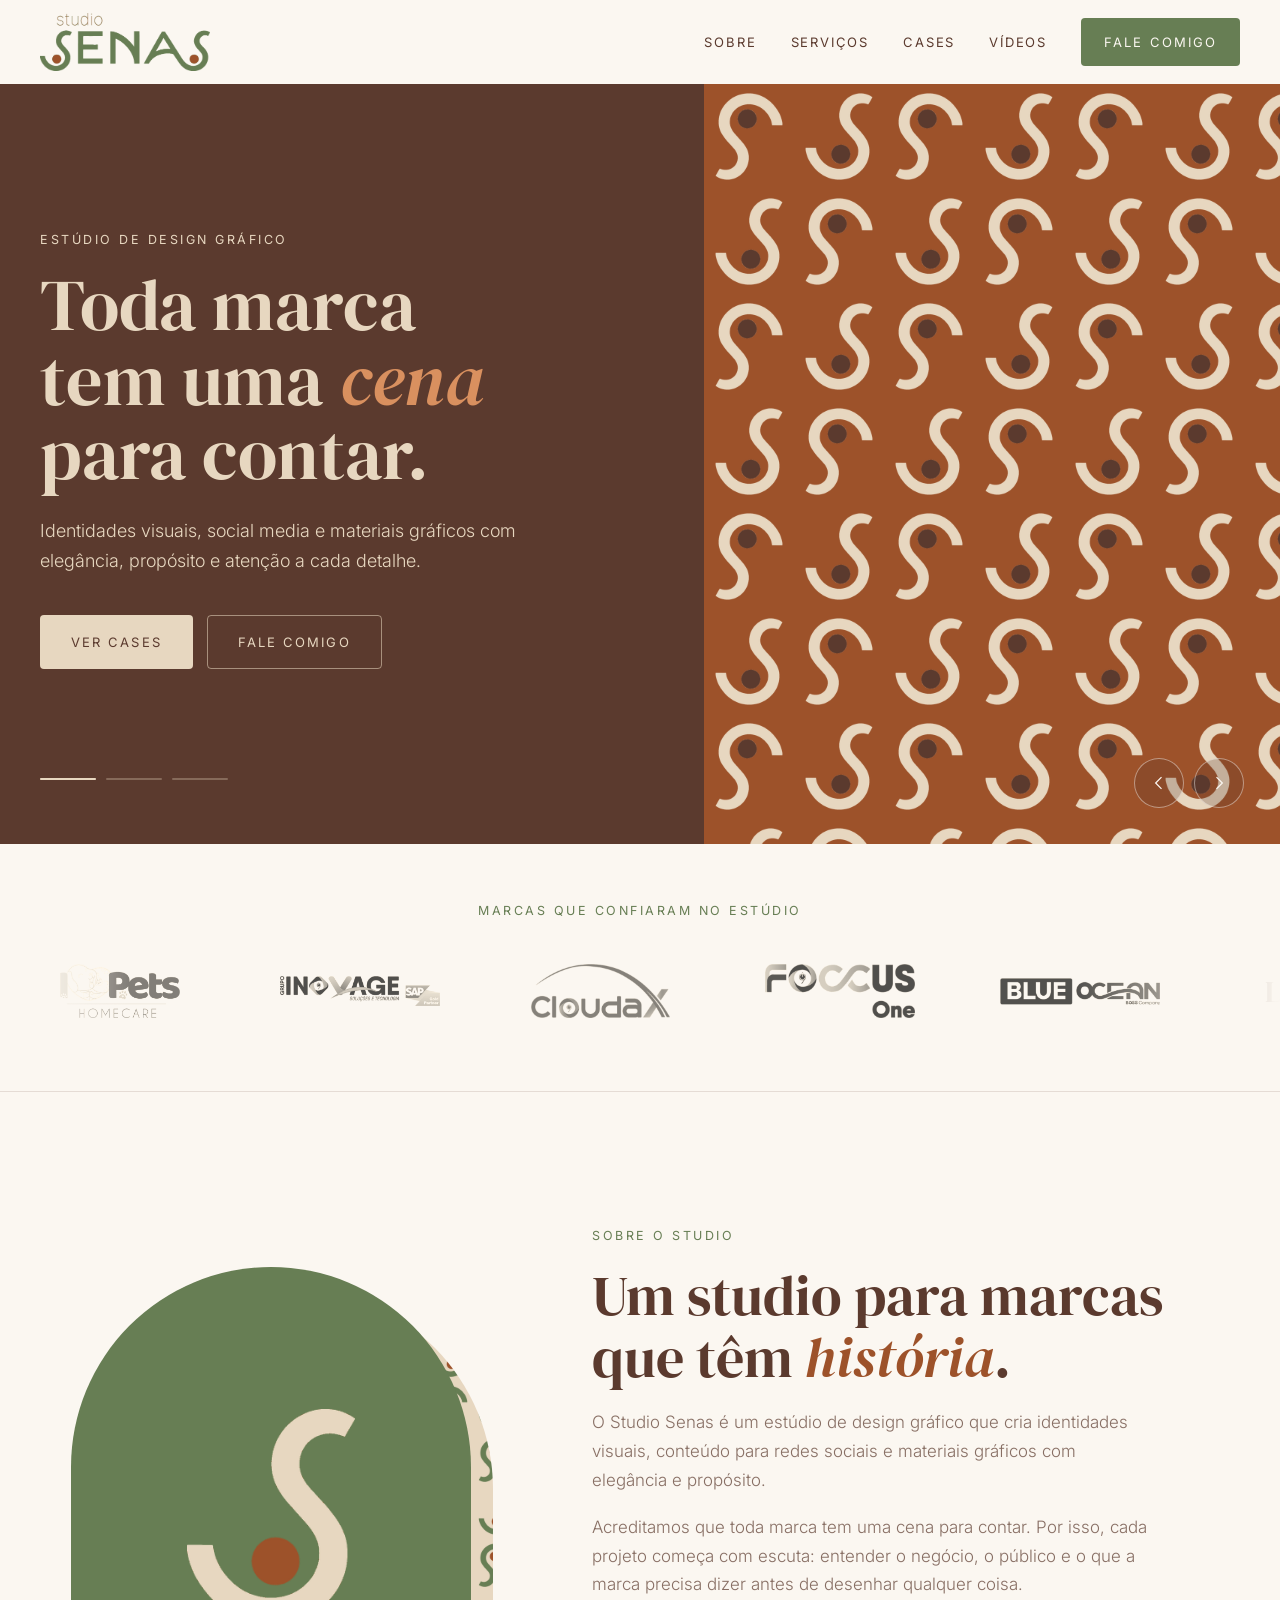
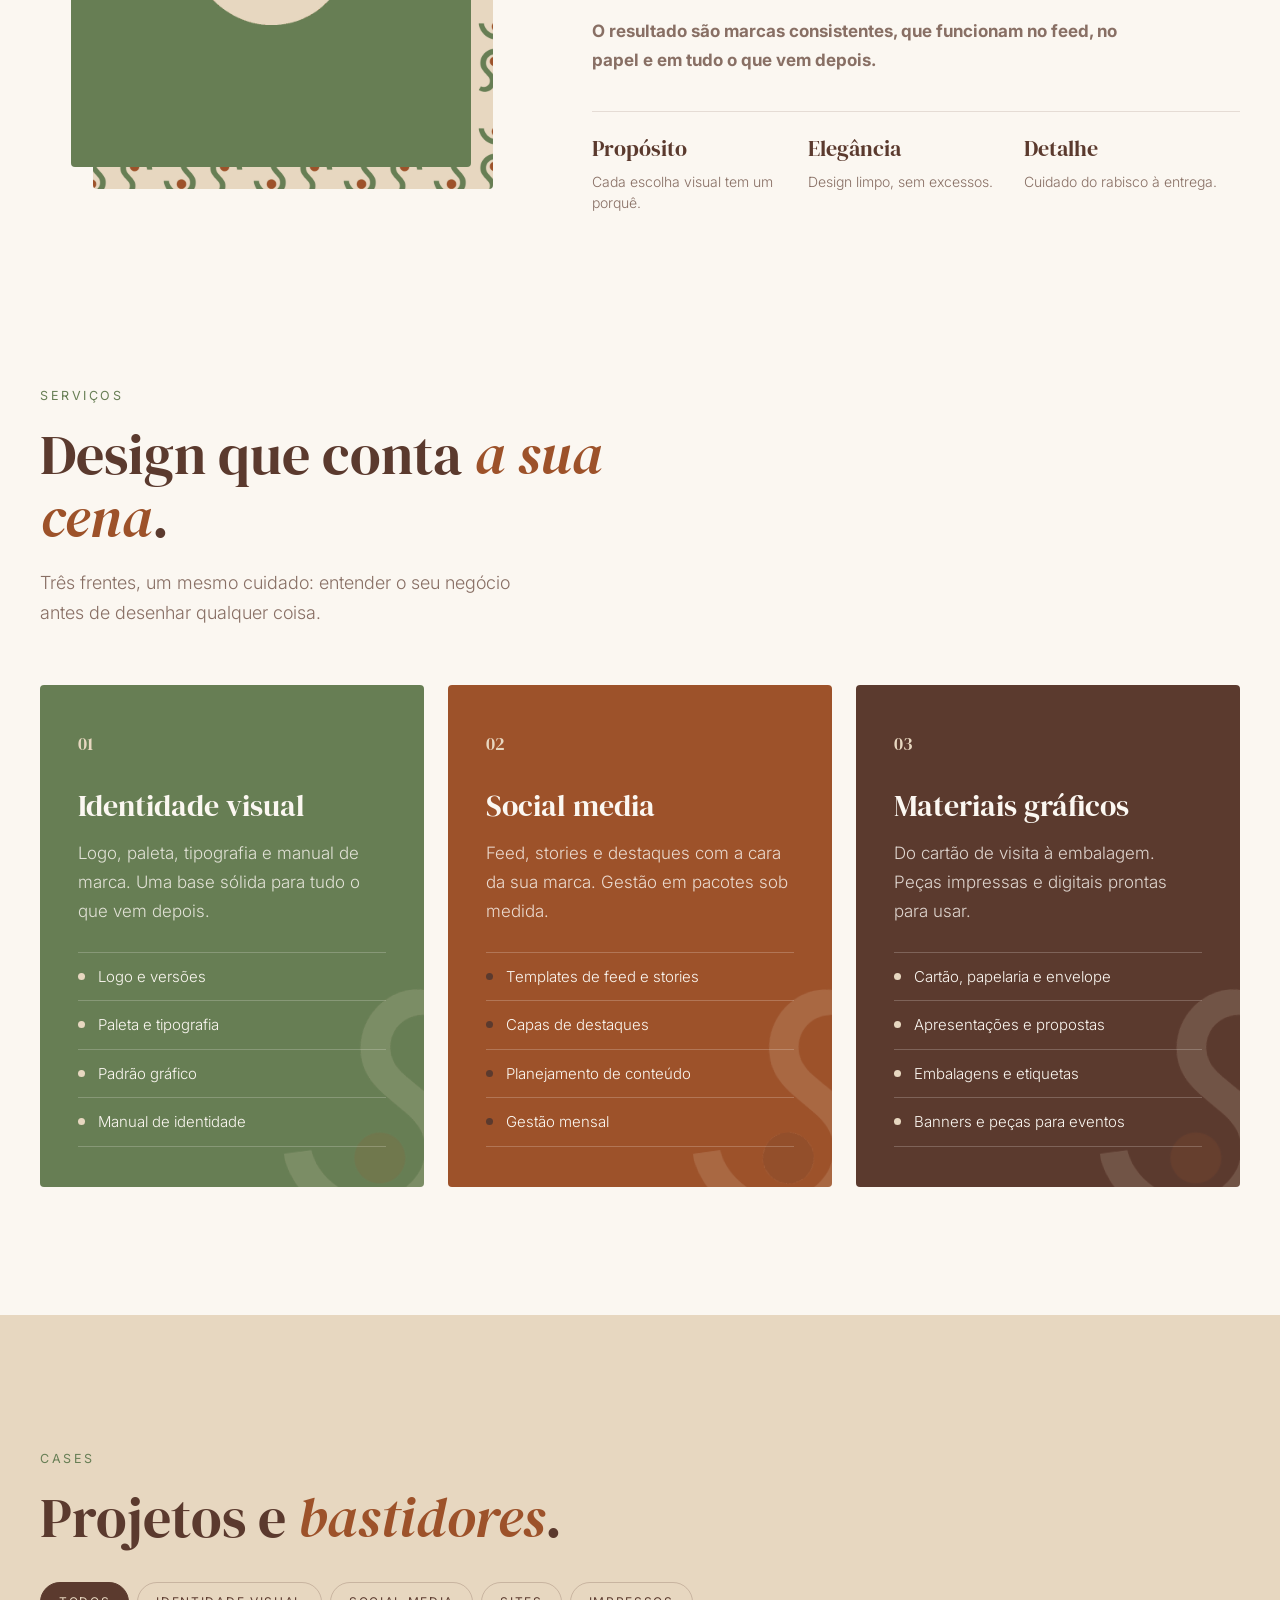
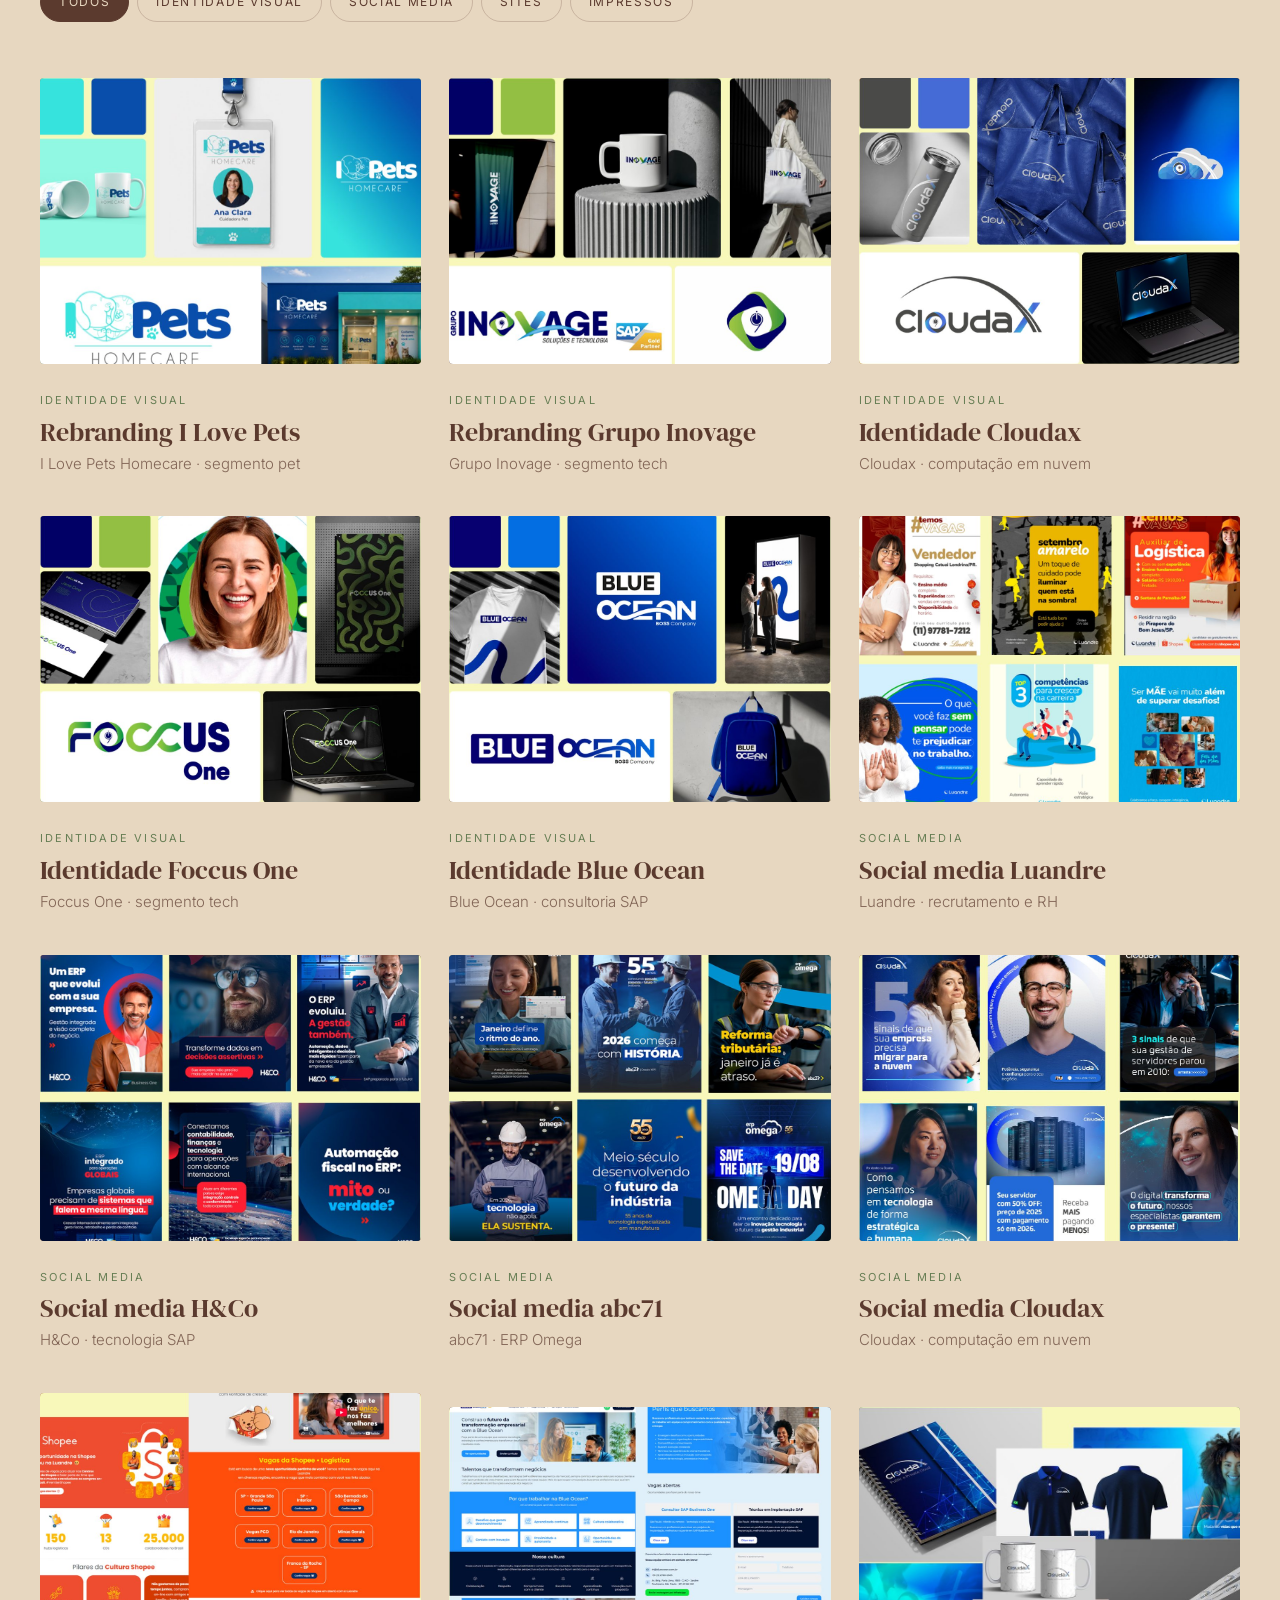
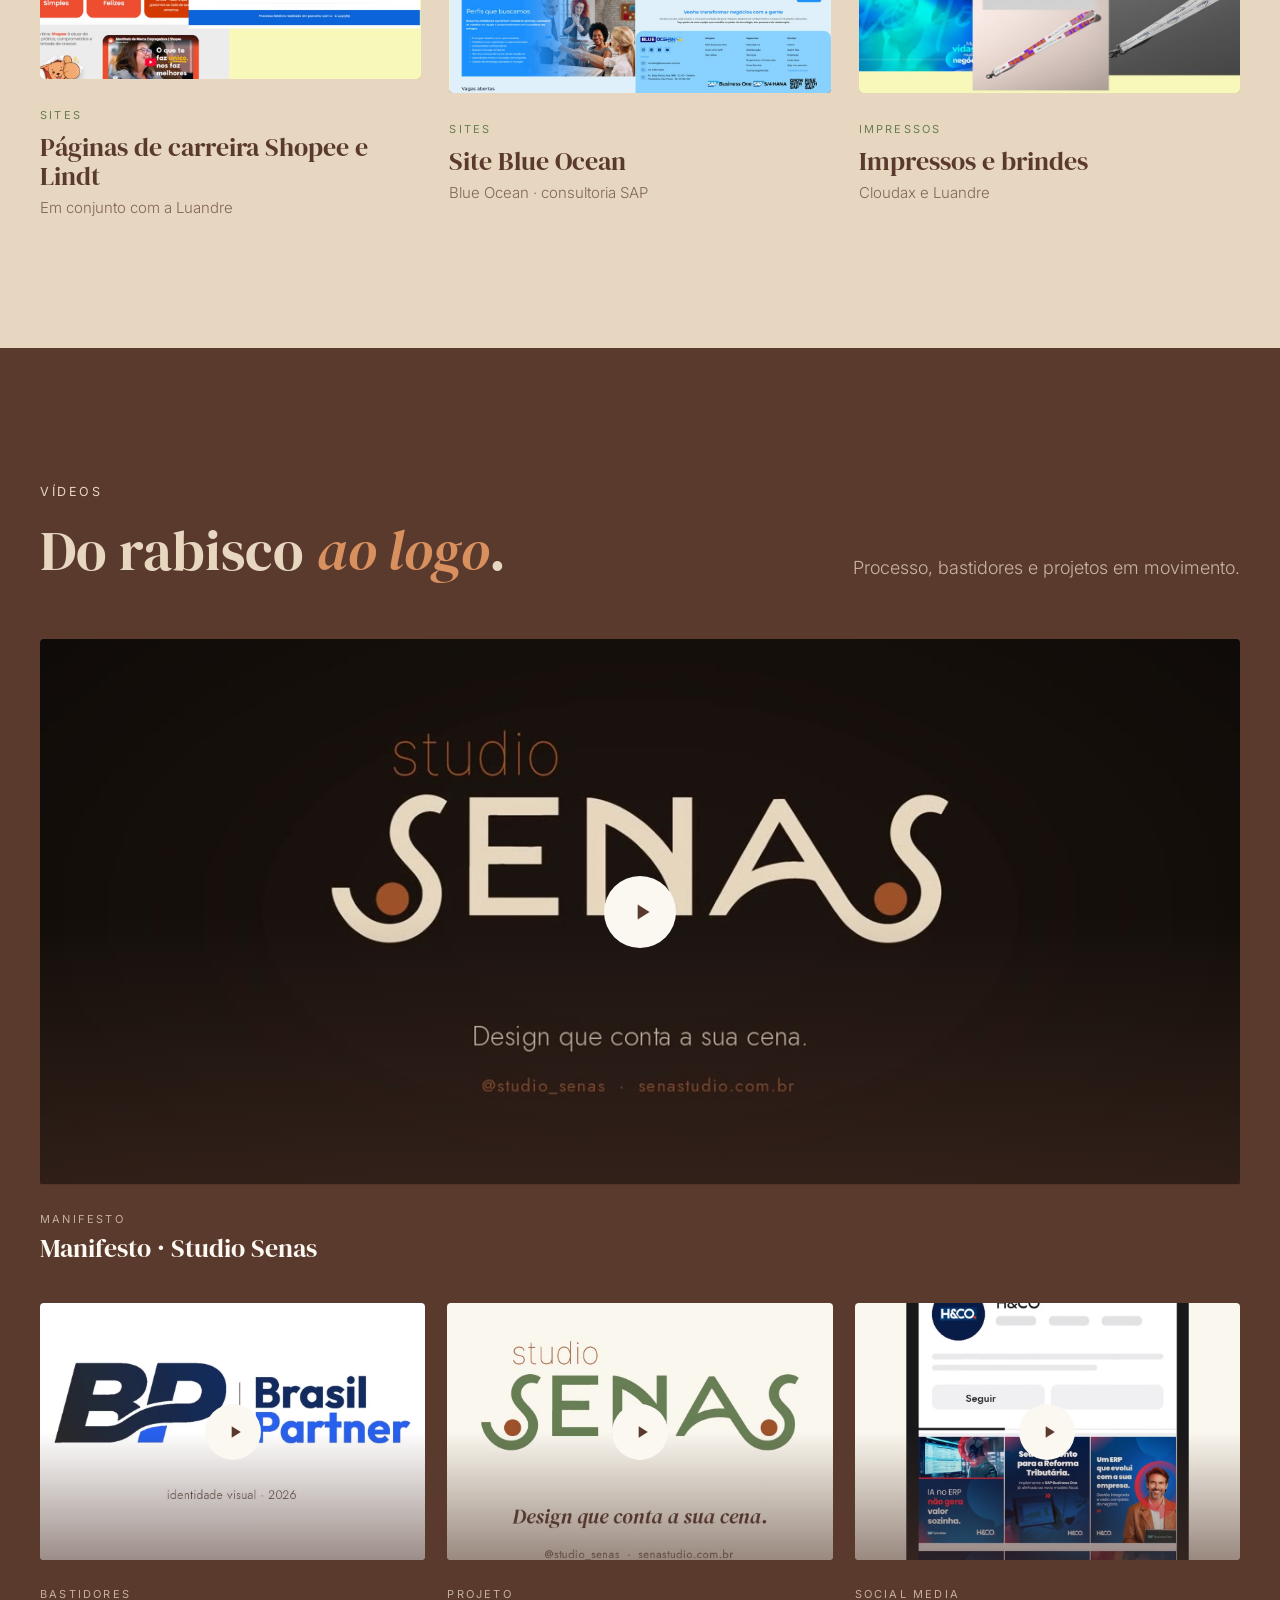
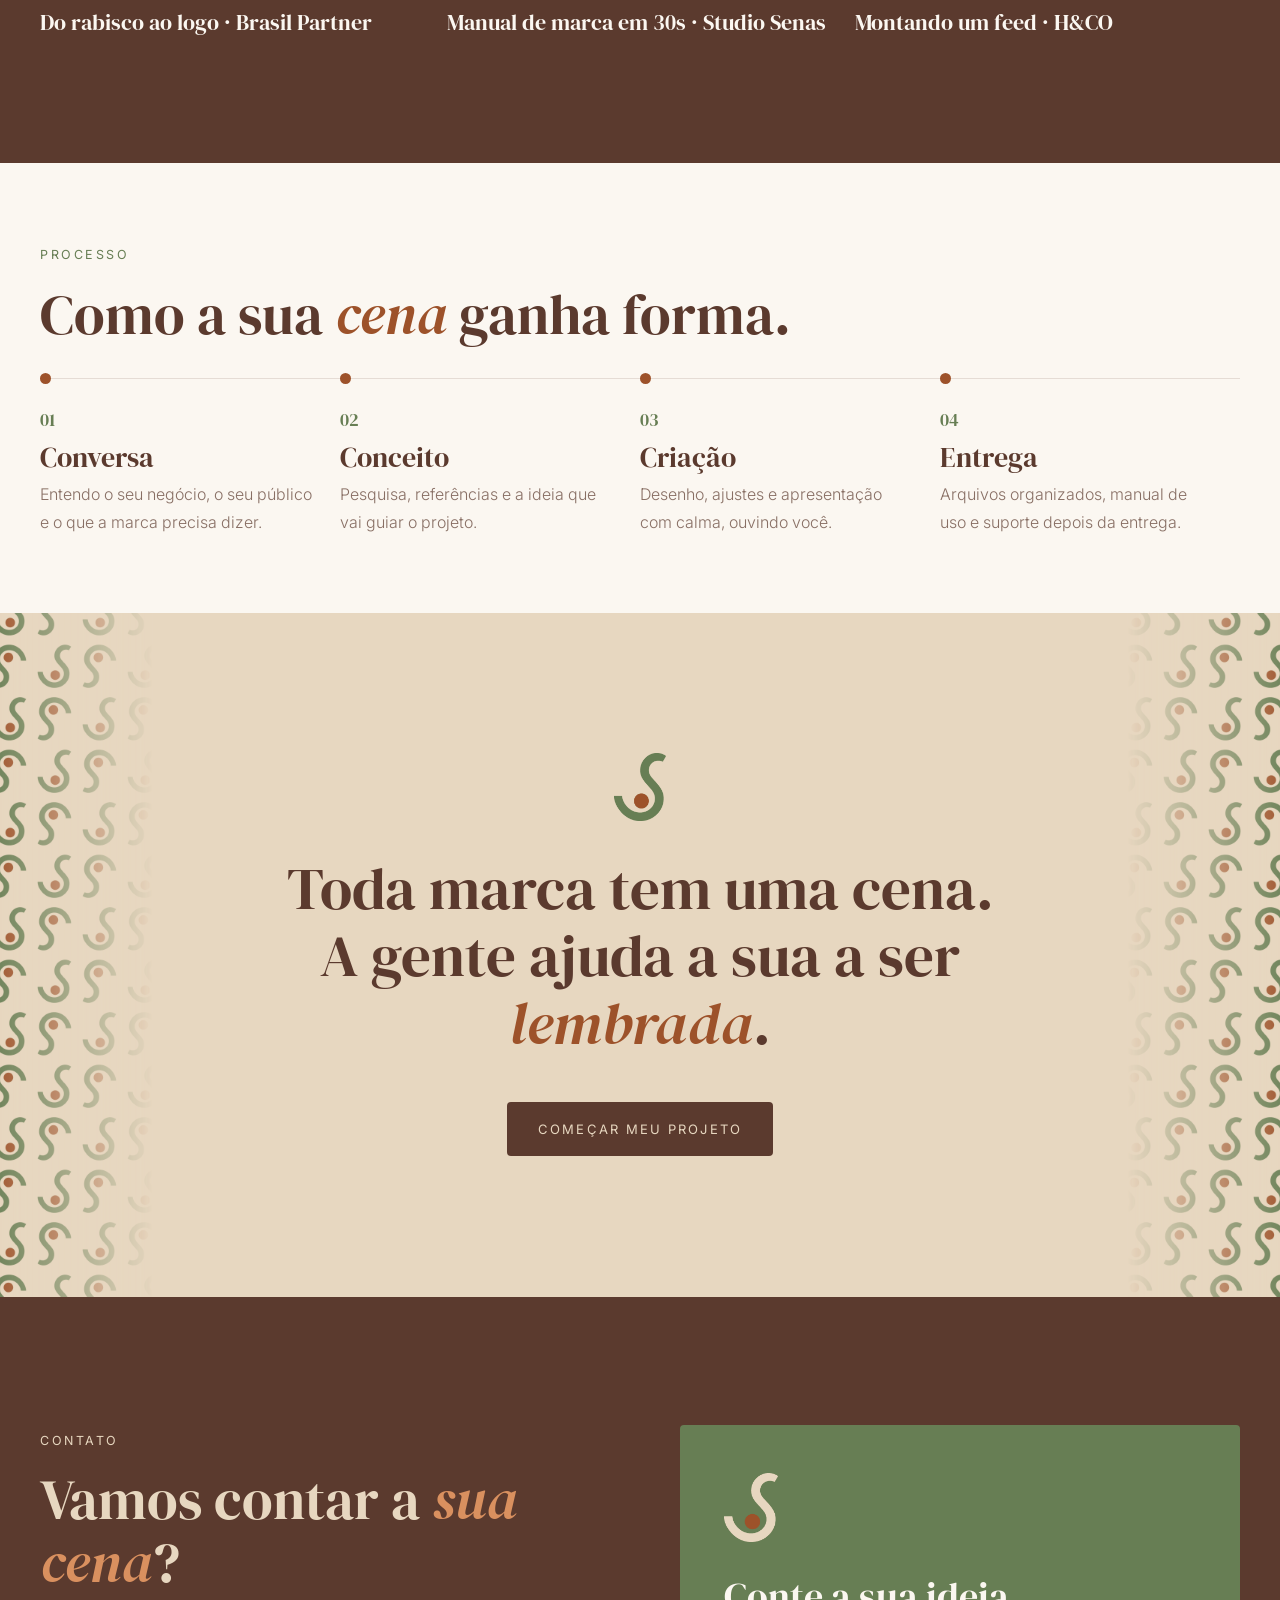
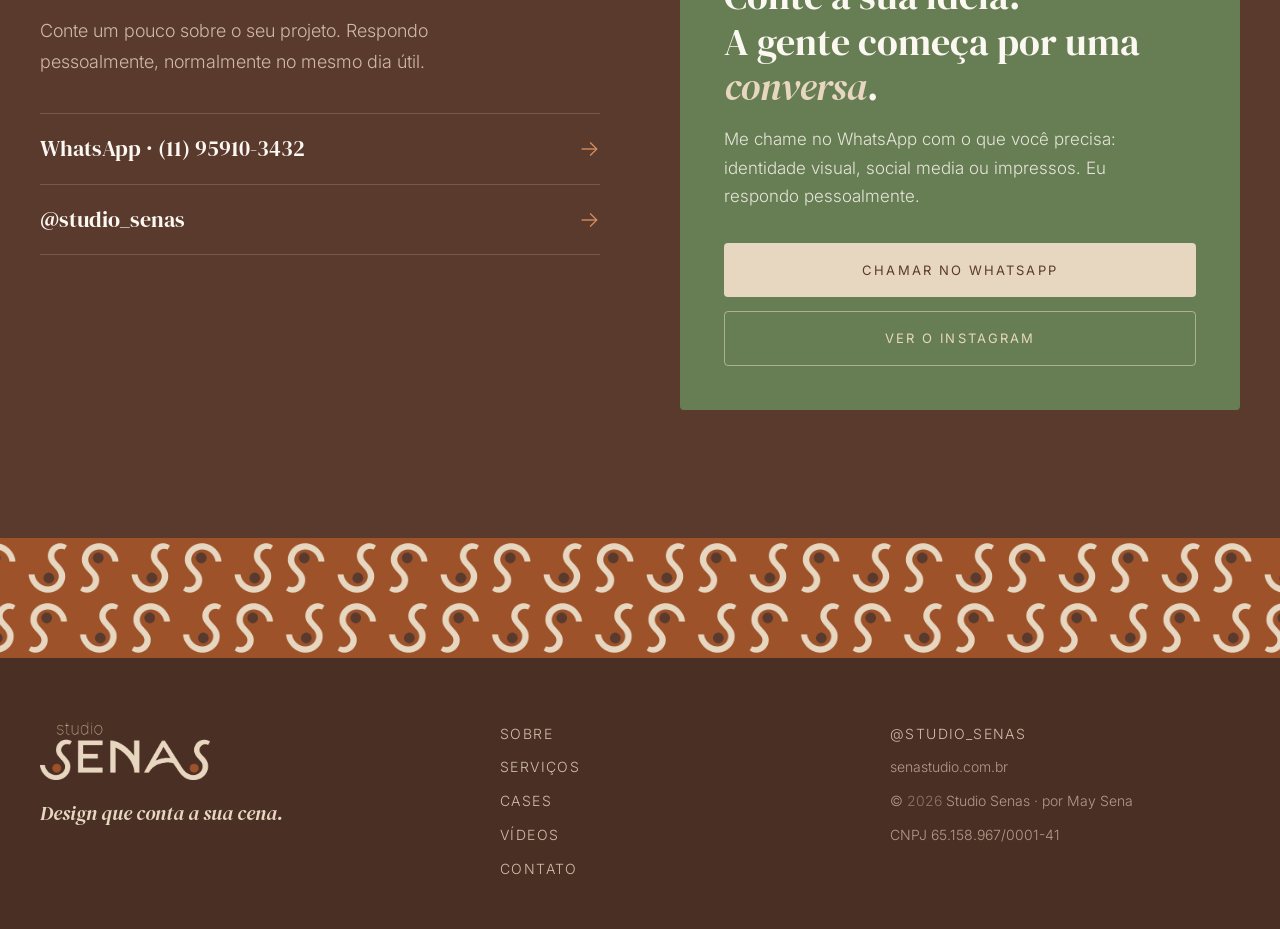
<file: index.html>
<!DOCTYPE html>
<html lang="pt-BR">
<head>
  <!-- Google Tag Manager -->
  <script async src="https://www.googletagmanager.com/gtm.js?id=GTM-TS42Q63D"></script>
  <script>
    window.dataLayer = window.dataLayer || [];
    function gtag(){dataLayer.push(arguments);}
    gtag('js', new Date());
  </script>
  <!-- End Google Tag Manager -->
  <meta charset="UTF-8">
  <meta name="viewport" content="width=device-width, initial-scale=1.0">
  <title>Studio Senas · Design que conta a sua cena</title>
  <meta name="description" content="Studio Senas é o estúdio de design gráfico de May Sena. Identidade visual, social media e materiais gráficos com elegância e propósito.">
  <meta property="og:title" content="Studio Senas · Design que conta a sua cena">
  <meta property="og:description" content="Identidade visual, social media e materiais gráficos com elegância e propósito.">
  <meta property="og:image" content="assets/img/logo.png">
  <link rel="icon" type="image/png" href="assets/img/favicon.png">
  <link rel="preconnect" href="https://fonts.googleapis.com">
  <link rel="preconnect" href="https://fonts.gstatic.com" crossorigin>
  <link href="https://fonts.googleapis.com/css2?family=DM+Serif+Display:ital@0;1&family=Inter:wght@300;400;500&display=swap" rel="stylesheet">
  <link rel="stylesheet" href="assets/css/style.css?v=202611101646">
</head>
<body>
<!-- Google Tag Manager (noscript) -->
<noscript><iframe src="https://www.googletagmanager.com/ns.html?id=GTM-TS42Q63D"
height="0" width="0" style="display:none;visibility:hidden"></iframe></noscript>
<!-- End Google Tag Manager (noscript) -->

<!-- ============ CABEÇALHO ============ -->
<header class="header" id="topo">
  <div class="container header__inner">
    <a href="#inicio" class="header__logo" aria-label="Studio Senas, voltar ao início">
      <img src="assets/img/logo.png" alt="Studio Senas" width="170" height="59">
    </a>
    <nav class="nav" id="nav" aria-label="Menu principal">
      <a href="#sobre">Sobre</a>
      <a href="#servicos">Serviços</a>
      <a href="#cases">Cases</a>
      <a href="#videos">Vídeos</a>
      <a href="#contato" class="btn btn--oliva nav__cta">Fale comigo</a>
    </nav>
    <button class="menu-toggle" id="menuToggle" aria-label="Abrir menu" aria-expanded="false" aria-controls="nav">
      <span></span><span></span><span></span>
    </button>
  </div>
</header>

<main>

<!-- ============ BANNER ROTATIVO ============ -->
<section class="hero" id="inicio" aria-roledescription="carrossel" aria-label="Destaques">
  <div class="hero__track">

    <article class="slide slide--choco is-active" aria-roledescription="slide" aria-label="1 de 3">
      <div class="slide__content">
        <span class="label">Estúdio de design gráfico</span>
        <h1 class="slide__title">Toda marca tem uma <em>cena</em> para contar.</h1>
        <p class="slide__text">Identidades visuais, social media e materiais gráficos com elegância, propósito e atenção a cada detalhe.</p>
        <div class="slide__actions">
          <a href="#cases" class="btn btn--bege">Ver cases</a>
          <a href="#contato" class="btn btn--ghost-light">Fale comigo</a>
        </div>
      </div>
      <!-- Troque o painel por uma imagem: <div class="slide__media"><img src="assets/img/sua-foto.jpg" alt=""></div> -->
      <div class="slide__media slide__media--padrao-ferrugem" aria-hidden="true"></div>
    </article>

    <article class="slide slide--oliva" aria-roledescription="slide" aria-label="2 de 3">
      <div class="slide__content">
        <span class="label">Identidade visual</span>
        <h2 class="slide__title">Marcas com <em>propósito</em>, do rabisco ao logo.</h2>
        <p class="slide__text">Cada escolha visual existe para contar a história do seu negócio.</p>
        <div class="slide__actions">
          <a href="#servicos" class="btn btn--bege">Conheça os serviços</a>
        </div>
      </div>
      <div class="slide__media slide__media--padrao-bege" aria-hidden="true"></div>
    </article>

    <article class="slide slide--bege" aria-roledescription="slide" aria-label="3 de 3">
      <div class="slide__content">
        <span class="label">Agenda aberta</span>
        <h2 class="slide__title">Agenda aberta para <em>novos projetos</em>.</h2>
        <p class="slide__text">Identidade visual · social media · materiais gráficos.</p>
        <div class="slide__actions">
          <a href="#contato" class="btn btn--choco">Quero um orçamento</a>
        </div>
      </div>
      <div class="slide__media slide__media--simbolo" aria-hidden="true">
        <img src="assets/img/simbolo-negativo.png" alt="">
      </div>
    </article>

  </div>

  <button class="hero__arrow hero__arrow--prev" aria-label="Slide anterior">
    <svg viewBox="0 0 24 24"><path d="M15 5l-7 7 7 7"/></svg>
  </button>
  <button class="hero__arrow hero__arrow--next" aria-label="Próximo slide">
    <svg viewBox="0 0 24 24"><path d="M9 5l7 7-7 7"/></svg>
  </button>
  <div class="hero__dots" role="tablist" aria-label="Escolher slide"></div>
</section>

<!-- ============ LOGOS DE CLIENTES ============ -->
<section class="logos" id="clientes" aria-label="Clientes">
  <div class="container">
    <p class="label label--center">Marcas que confiaram no estúdio</p>
  </div>
  <div class="logos__marquee">
    <div class="logos__track" id="logosTrack"></div>
  </div>
</section>

<!-- ============ SOBRE ============ -->
<section class="section about" id="sobre">
  <div class="container about__inner">
    <figure class="about__visual" aria-hidden="true">
      <img src="assets/img/simbolo-negativo.png" alt="">
    </figure>
    <div class="about__text">
      <span class="label">Sobre o studio</span>
      <h2 class="section__title">Um studio para marcas que têm <em>história</em>.</h2>
      <p>O Studio Senas é um estúdio de design gráfico que cria identidades visuais, conteúdo para redes sociais e materiais gráficos com elegância e propósito.</p>
      <p>Acreditamos que toda marca tem uma cena para contar. Por isso, cada projeto começa com escuta: entender o negócio, o público e o que a marca precisa dizer antes de desenhar qualquer coisa.</p>
      <p><b>O resultado são marcas consistentes, que funcionam no feed, no papel e em tudo o que vem depois.</b></p>
      <ul class="about__facts">
        <li><strong>Propósito</strong><span>Cada escolha visual tem um porquê.</span></li>
        <li><strong>Elegância</strong><span>Design limpo, sem excessos.</span></li>
        <li><strong>Detalhe</strong><span>Cuidado do rabisco à entrega.</span></li>
      </ul>
    </div>
  </div>
</section>

<!-- ============ SERVIÇOS ============ -->
<section class="section" id="servicos">
  <div class="container">
    <header class="section__head">
      <span class="label">Serviços</span>
      <h2 class="section__title">Design que conta <em>a sua cena</em>.</h2>
      <p class="section__lead">Três frentes, um mesmo cuidado: entender o seu negócio antes de desenhar qualquer coisa.</p>
    </header>

    <div class="services">
      <article class="service service--oliva">
        <img class="service__symbol" src="assets/img/simbolo-negativo.png" alt="" aria-hidden="true">
        <span class="service__num">01</span>
        <h3>Identidade visual</h3>
        <p>Logo, paleta, tipografia e manual de marca. Uma base sólida para tudo o que vem depois.</p>
        <ul>
          <li>Logo e versões</li>
          <li>Paleta e tipografia</li>
          <li>Padrão gráfico</li>
          <li>Manual de identidade</li>
        </ul>
      </article>
      <article class="service service--ferrugem">
        <img class="service__symbol" src="assets/img/simbolo-ferrugem.png" alt="" aria-hidden="true">
        <span class="service__num">02</span>
        <h3>Social media</h3>
        <p>Feed, stories e destaques com a cara da sua marca. Gestão em pacotes sob medida.</p>
        <ul>
          <li>Templates de feed e stories</li>
          <li>Capas de destaques</li>
          <li>Planejamento de conteúdo</li>
          <li>Gestão mensal</li>
        </ul>
      </article>
      <article class="service service--choco">
        <img class="service__symbol" src="assets/img/simbolo-negativo.png" alt="" aria-hidden="true">
        <span class="service__num">03</span>
        <h3>Materiais gráficos</h3>
        <p>Do cartão de visita à embalagem. Peças impressas e digitais prontas para usar.</p>
        <ul>
          <li>Cartão, papelaria e envelope</li>
          <li>Apresentações e propostas</li>
          <li>Embalagens e etiquetas</li>
          <li>Banners e peças para eventos</li>
        </ul>
      </article>
    </div>
  </div>
</section>

<!-- ============ CASES ============ -->
<section class="section section--bege" id="cases">
  <div class="container">
    <header class="section__head section__head--split">
      <div>
        <span class="label">Cases</span>
        <h2 class="section__title">Projetos e <em>bastidores</em>.</h2>
      </div>
      <div class="filters" id="caseFilters" role="tablist" aria-label="Filtrar cases"></div>
    </header>
    <div class="cases" id="casesGrid"></div>
  </div>
</section>

<!-- ============ VÍDEOS ============ -->
<section class="section section--choco" id="videos">
  <div class="container">
    <header class="section__head section__head--split">
      <div>
        <span class="label label--light">Vídeos</span>
        <h2 class="section__title">Do rabisco <em>ao logo</em>.</h2>
      </div>
      <p class="section__lead">Processo, bastidores e projetos em movimento.</p>
    </header>
    <div class="videos" id="videosGrid"></div>
  </div>
</section>

<!-- ============ PROCESSO ============ -->
<section class="section" id="processo">
  <div class="container">
    <header class="section__head">
      <span class="label">Processo</span>
      <h2 class="section__title">Como a sua <em>cena</em> ganha forma.</h2>
    </header>
    <ol class="steps">
      <li><span>01</span><h3>Conversa</h3><p>Entendo o seu negócio, o seu público e o que a marca precisa dizer.</p></li>
      <li><span>02</span><h3>Conceito</h3><p>Pesquisa, referências e a ideia que vai guiar o projeto.</p></li>
      <li><span>03</span><h3>Criação</h3><p>Desenho, ajustes e apresentação com calma, ouvindo você.</p></li>
      <li><span>04</span><h3>Entrega</h3><p>Arquivos organizados, manual de uso e suporte depois da entrega.</p></li>
    </ol>
  </div>
</section>

<!-- ============ MANIFESTO ============ -->
<!-- Depoimentos: quando tiver, preencha DEPOIMENTOS em conteudo.js e peça para reativar a seção. -->
<section class="manifesto" id="manifesto">
  <div class="container manifesto__inner">
    <img class="manifesto__symbol" src="assets/img/simbolo.png" alt="" aria-hidden="true">
    <p class="manifesto__quote">Toda marca tem uma cena.<br>A gente ajuda a sua a ser <em>lembrada</em>.</p>
    <a href="#contato" class="btn btn--choco">Começar meu projeto</a>
  </div>
</section>

<!-- ============ CONTATO ============ -->
<section class="contact" id="contato">
  <div class="container contact__inner">
    <div class="contact__text">
      <span class="label label--light">Contato</span>
      <h2 class="section__title">Vamos contar a <em>sua cena</em>?</h2>
      <p>Conte um pouco sobre o seu projeto. Respondo pessoalmente, normalmente no mesmo dia útil.</p>
      <ul class="contact__list">
        <li><a href="#" data-whatsapp-link>WhatsApp · (11) 95910-3432</a></li>
        <li><a href="https://instagram.com/studio_senas" target="_blank" rel="noopener">@studio_senas</a></li>
      </ul>
    </div>
    <div class="contact-card">
      <img class="contact-card__symbol" src="assets/img/simbolo-negativo.png" alt="" aria-hidden="true">
      <p class="contact-card__title">Conte a sua ideia.<br>A gente começa por uma <em>conversa</em>.</p>
      <p class="contact-card__text">Me chame no WhatsApp com o que você precisa: identidade visual, social media ou impressos. Eu respondo pessoalmente.</p>
      <a href="#" class="btn btn--bege btn--full" data-whatsapp-link>Chamar no WhatsApp</a>
      <a href="https://instagram.com/studio_senas" target="_blank" rel="noopener" class="btn btn--ghost-light btn--full">Ver o Instagram</a>
    </div>
  </div>
</section>

</main>

<div class="pattern-band" aria-hidden="true"></div>

<!-- ============ RODAPÉ ============ -->
<footer class="footer">
  <div class="container footer__inner">
    <div class="footer__brand">
      <img src="assets/img/logo-negativo.png" alt="Studio Senas" width="170" height="59">
      <p><em>Design que conta a sua cena.</em></p>
    </div>
    <nav class="footer__nav" aria-label="Rodapé">
      <a href="#sobre">Sobre</a>
      <a href="#servicos">Serviços</a>
      <a href="#cases">Cases</a>
      <a href="#videos">Vídeos</a>
      <a href="#contato">Contato</a>
    </nav>
    <div class="footer__info">
      <a href="https://instagram.com/studio_senas" target="_blank" rel="noopener">@studio_senas</a>
      <span>senastudio.com.br</span>
      <span>© <span id="ano">2026</span> Studio Senas · por May Sena</span>
      <span>CNPJ 65.158.967/0001-41</span>
    </div>
  </div>
</footer>

<!-- Botão flutuante -->
<a href="#" class="float-wa" data-whatsapp-link aria-label="Conversar pelo WhatsApp">
  <svg viewBox="0 0 24 24"><path d="M4 20l1.3-3.9A8 8 0 1 1 8 19.1L4 20z"/></svg>
</a>

<!-- Modal (cases e vídeos) -->
<div class="modal" id="modal" aria-hidden="true" role="dialog" aria-modal="true" aria-labelledby="modalTitle">
  <div class="modal__backdrop" data-close></div>
  <div class="modal__box" id="modalBox">
    <button class="modal__close" data-close aria-label="Fechar">
      <svg viewBox="0 0 24 24"><path d="M6 6l12 12M18 6L6 18"/></svg>
    </button>
    <div class="modal__body" id="modalBody"></div>
  </div>
</div>

<script src="assets/js/conteudo.js?v=202611101646"></script>
<script src="assets/js/main.js?v=202611101646"></script>
</body>
</html>
</file>
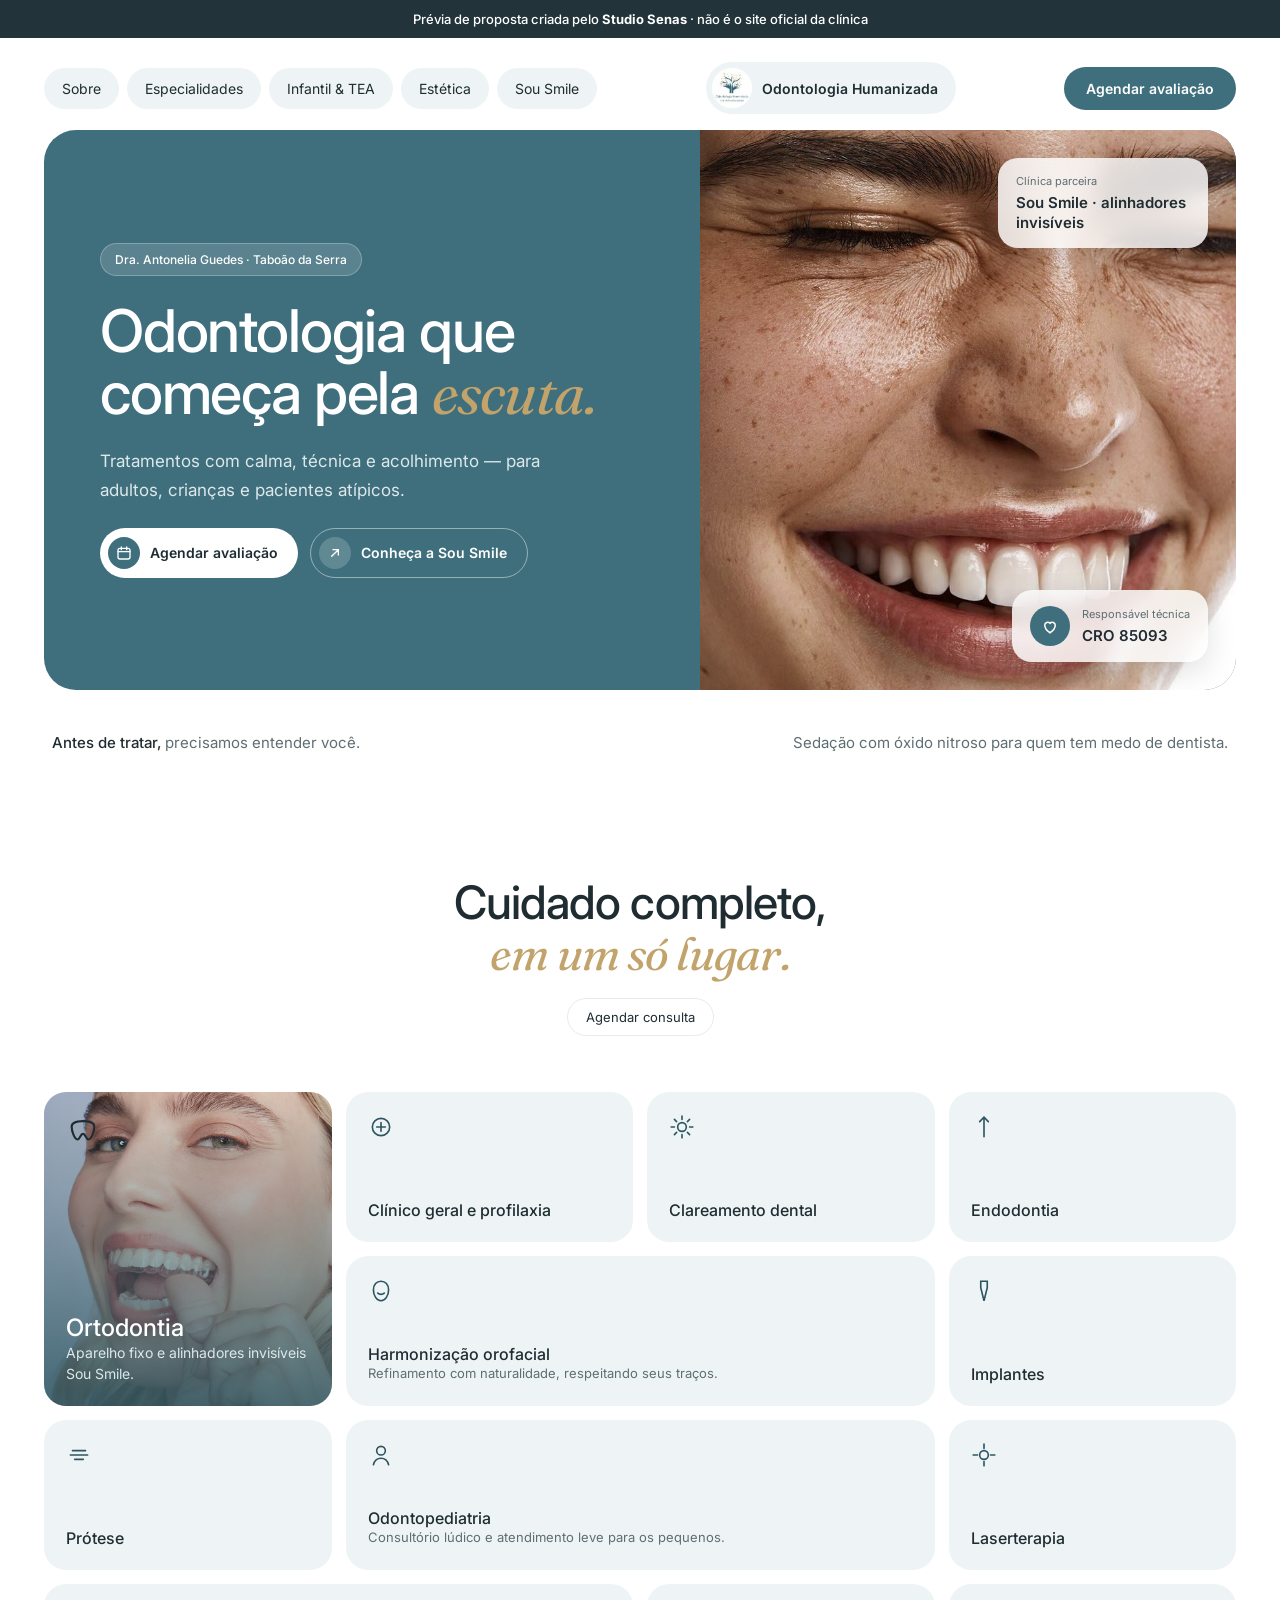
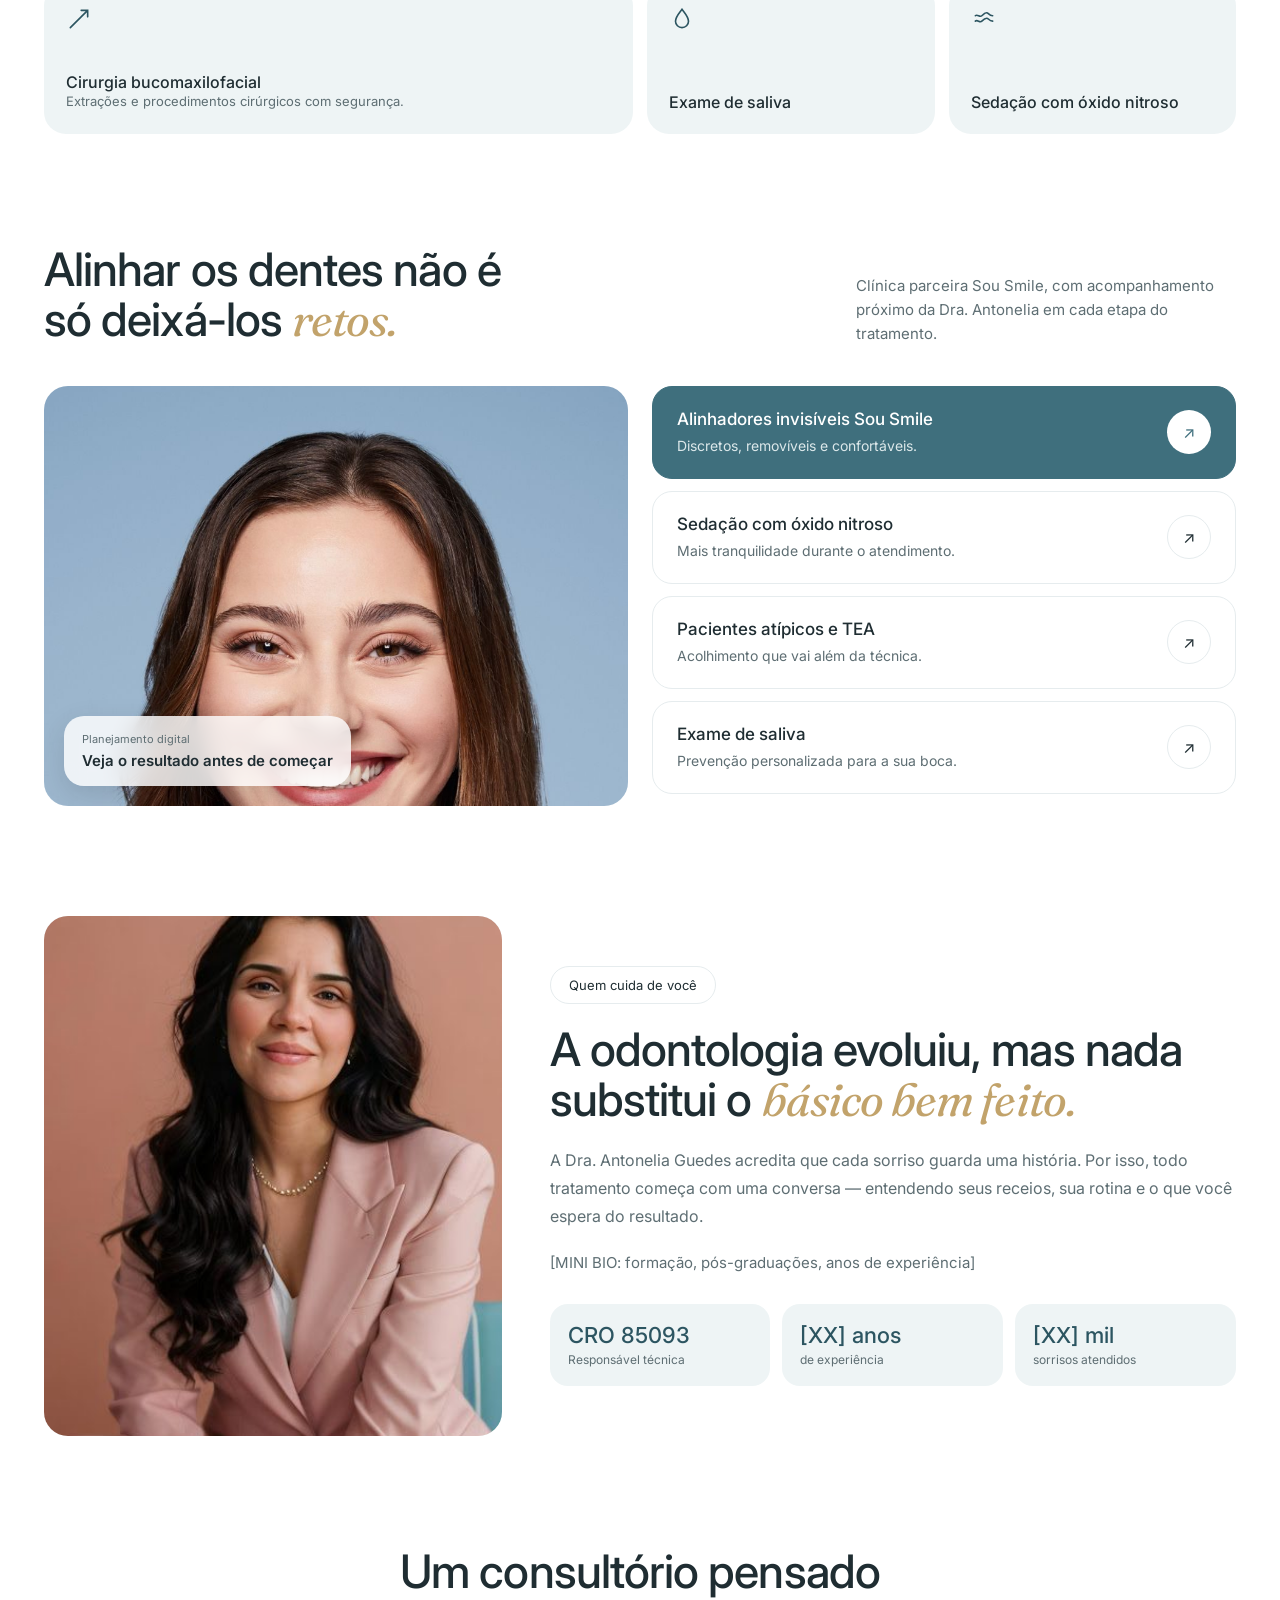
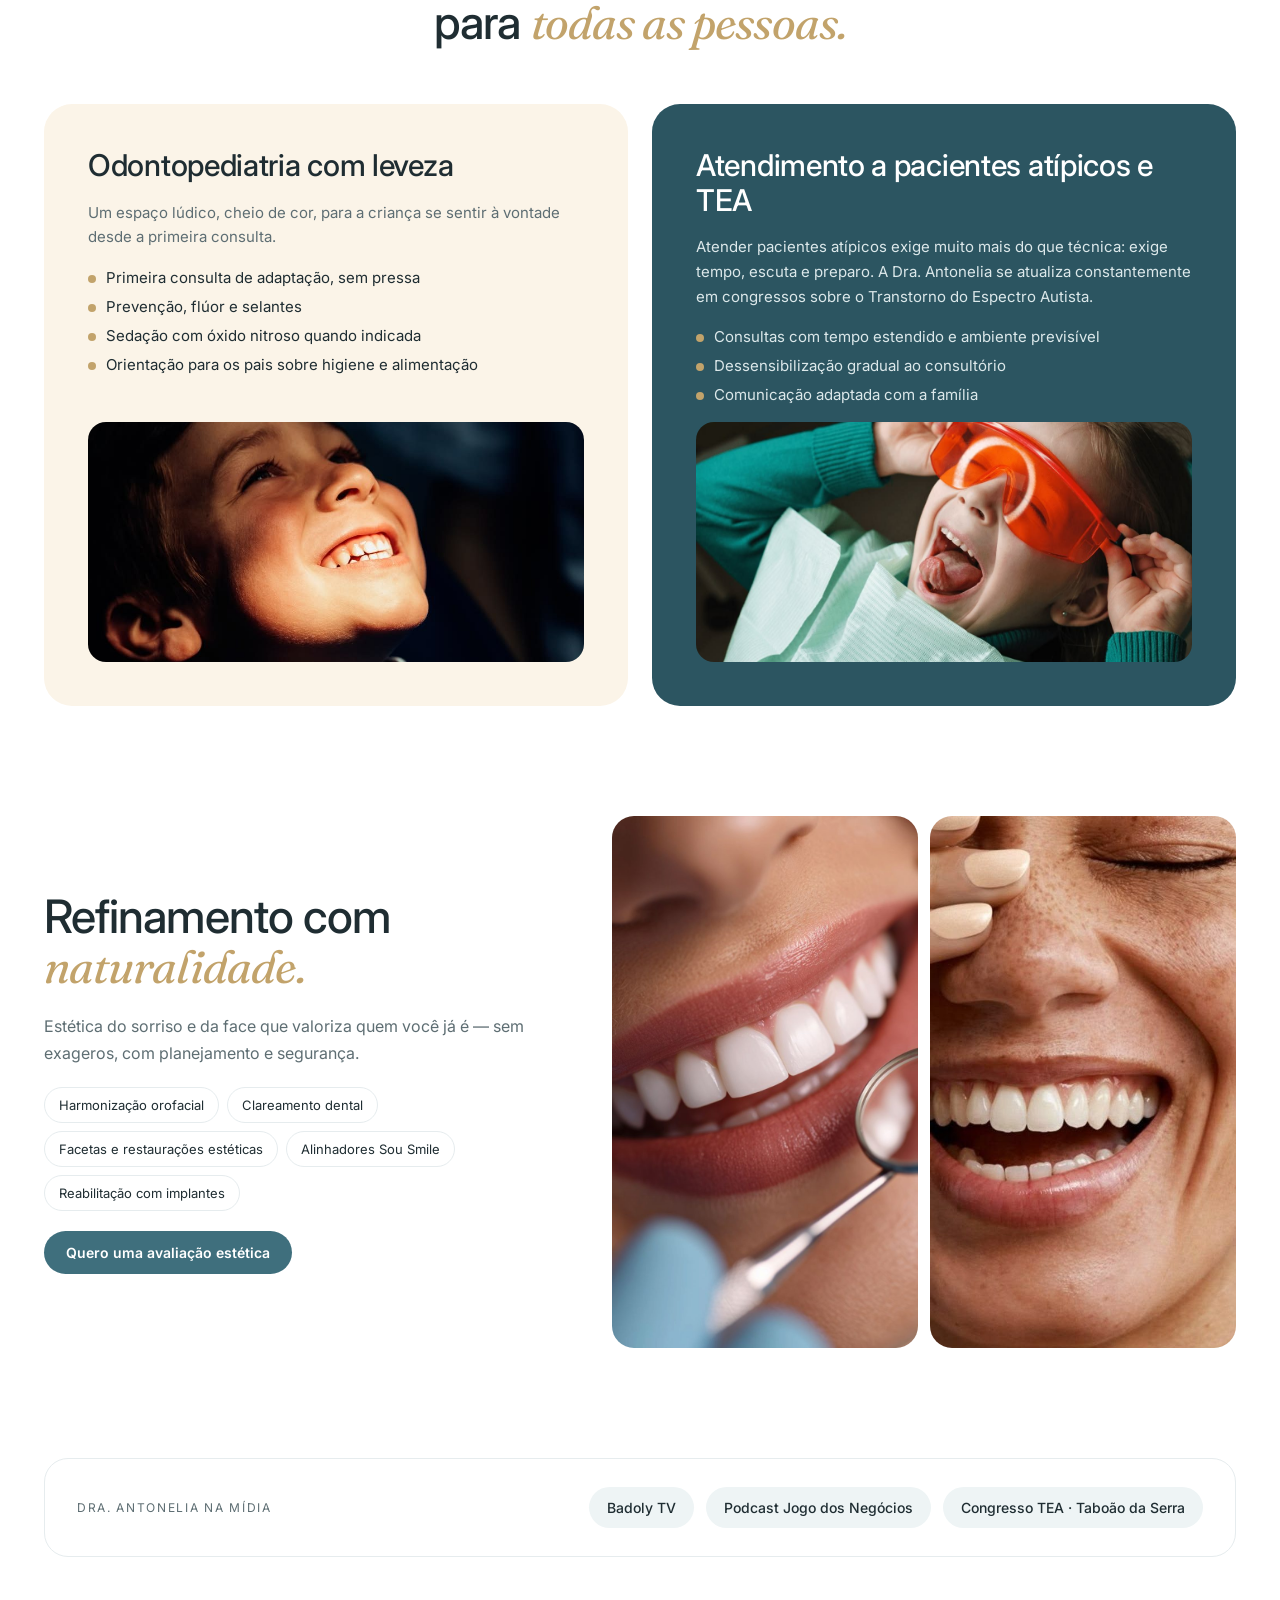
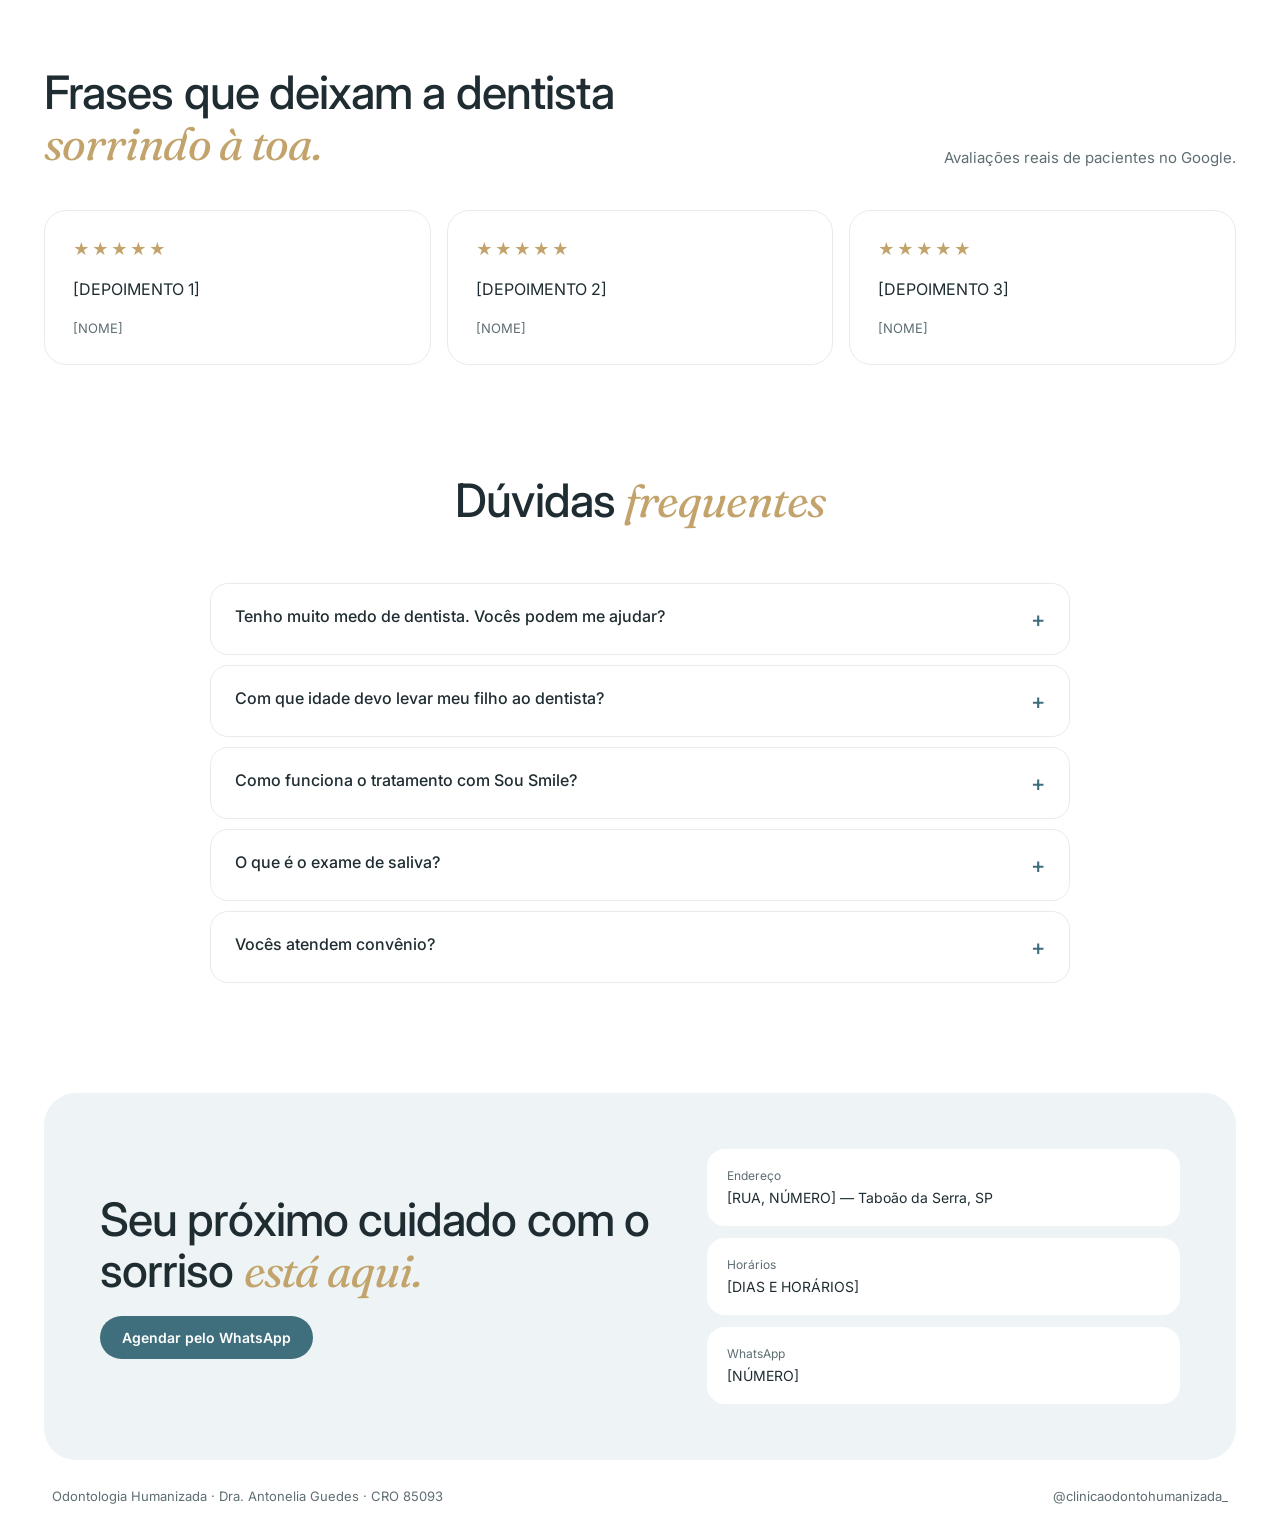
<file: propostas/odontologia-humanizada-site/index.html>
<!DOCTYPE html>
<html lang="pt-BR"><head><meta charset="utf-8"><meta name="robots" content="noindex"><meta name="viewport" content="width=device-width,initial-scale=1">
<title>Prévia do site · Odontologia Humanizada</title>
<style>:root{color-scheme:light}body{margin:0;background:#fff;overflow-x:clip}</style>
</head><body>
<div style="background:#22343A;color:#fff;font:500 13px/1.4 Inter,sans-serif;text-align:center;padding:10px 16px">Prévia de proposta criada pelo <b>Studio Senas</b> · não é o site oficial da clínica</div>
<!-- ===== Odontologia Humanizada · Dra. Antonelia Guedes — proposta Studio Senas =====
     Trocar: img/logo.png, img/dra-antonelia.jpg, img/sousmile.jpg e os [CAMPOS] -->
<link rel="preconnect" href="https://fonts.googleapis.com">
<link href="https://fonts.googleapis.com/css2?family=Inter:wght@400;500;600&family=Fraunces:ital,opsz,wght@1,9..144,400&display=swap" rel="stylesheet">

<style>
.oh{--teal:#3F6F7D;--teal-d:#2C5561;--teal-l:#EEF4F5;--gold:#C2A36B;--ink:#1F2D32;--mute:#5E6E73;--line:#E6ECEE;
  font-family:'Inter',sans-serif;color:var(--ink);max-width:1240px;margin:0 auto;padding:24px;box-sizing:border-box}
.oh *{box-sizing:border-box}
.oh a{text-decoration:none;color:inherit}
.oh em{font-family:'Fraunces',serif;font-style:italic;font-weight:400;color:var(--gold)}
/* NAV */
.oh-nav{display:flex;align-items:center;justify-content:space-between;gap:12px;margin-bottom:16px;flex-wrap:wrap}
.oh-pills{display:flex;gap:8px;flex-wrap:wrap}
.oh-pill{font-size:14px;padding:12px 18px;border-radius:999px;background:var(--teal-l);transition:.2s}
.oh-pill:hover{background:#dde9ec}
.oh-brand{display:flex;align-items:center;gap:10px;padding:6px 18px 6px 6px;border-radius:999px;background:var(--teal-l);font-weight:600;font-size:14px}
.oh-brand img{width:40px;height:40px;border-radius:50%;background:#fff;object-fit:contain}
.oh-cta{background:var(--teal);color:#fff!important;font-weight:600;font-size:14px;padding:13px 22px;border-radius:999px}
.oh-cta:hover{background:var(--teal-d)}
/* HERO */
.oh-hero{position:relative;border-radius:32px;background:var(--teal);overflow:hidden;min-height:560px;display:grid;grid-template-columns:1.1fr .9fr}
.oh-hero-txt{padding:72px 56px;color:#fff;display:flex;flex-direction:column;gap:24px;justify-content:center;position:relative;z-index:2}
.oh-tag{align-self:flex-start;font-size:12px;font-weight:500;padding:8px 14px;border-radius:999px;background:rgba(255,255,255,.14);border:1px solid rgba(255,255,255,.25)}
.oh-hero h1{margin:0;font-size:clamp(40px,4.6vw,62px);line-height:1.05;font-weight:500;letter-spacing:-.02em}
.oh-hero p{margin:0;font-size:17px;line-height:1.65;color:#DCE8EA;max-width:460px}
.oh-btns{display:flex;gap:12px;flex-wrap:wrap}
.oh-btn{display:inline-flex;align-items:center;gap:10px;font-size:14px;font-weight:600;padding:8px 20px 8px 8px;border-radius:999px;min-height:48px}
.oh-btn i{width:32px;height:32px;border-radius:50%;display:grid;place-items:center}
.oh .oh-btn--w{background:#fff;color:var(--ink)}.oh-btn--w i{background:var(--teal);color:#fff}
.oh-btn--o{border:1px solid rgba(255,255,255,.45);color:#fff}.oh-btn--o i{background:rgba(255,255,255,.18)}
.oh-hero-img{position:relative}
.oh-hero-img img{position:absolute;inset:0;width:100%;height:100%;object-fit:cover;object-position:center top}
.oh-glass{position:absolute;z-index:3;background:rgba(255,255,255,.82);backdrop-filter:blur(10px);border-radius:20px;padding:16px 18px;box-shadow:0 10px 30px rgba(0,0,0,.12)}
.oh-glass small{display:block;font-size:11px;color:var(--mute);margin-bottom:4px}
.oh-glass b{font-size:15px;font-weight:600}
.oh-g1{top:28px;right:28px;max-width:210px}
.oh-g2{bottom:28px;right:28px;display:flex;align-items:center;gap:12px}
.oh-g2 span{width:40px;height:40px;border-radius:50%;background:var(--teal);display:grid;place-items:center;color:#fff}
/* intro */
.oh-intro{display:flex;justify-content:space-between;gap:24px;flex-wrap:wrap;padding:28px 8px 0;font-size:15px;color:var(--mute)}
.oh-intro strong{color:var(--ink);font-weight:500}
/* ESPECIALIDADES (bento) */
.oh-sec{padding:110px 0 0}
.oh-h2{margin:0;font-size:clamp(32px,3.6vw,48px);line-height:1.1;font-weight:500;letter-spacing:-.02em}
.oh-center{text-align:center;display:flex;flex-direction:column;align-items:center;gap:18px;margin-bottom:56px}
.oh-ghost{font-size:13px;padding:10px 18px;border:1px solid var(--line);border-radius:999px}
.oh-bento{display:grid;grid-template-columns:repeat(4,1fr);grid-auto-rows:150px;gap:14px}
.oh-tile{background:var(--teal-l);border-radius:22px;padding:22px;display:flex;flex-direction:column;justify-content:space-between;color:var(--teal-d);transition:.25s}
.oh-tile:hover{transform:translateY(-4px);background:#E2EDF0}
.oh-tile b{font-size:16px;font-weight:500;color:var(--ink)}
.oh-tile p{margin:0;font-size:13px;line-height:1.5;color:var(--mute)}
.oh-tile--big{grid-row:span 2;background:var(--teal);color:#fff}
.oh-tile--big b{color:#fff;font-size:24px}.oh-tile--big p{color:#DCE8EA;font-size:14px}
.oh-tile--big:hover{background:var(--teal-d)}
.oh-tile--wide{grid-column:span 2}
/* SOU SMILE + diferenciais */
.oh-split-head{display:flex;justify-content:space-between;align-items:flex-end;gap:24px;flex-wrap:wrap;margin-bottom:40px}
.oh-split-head p{margin:0;max-width:380px;font-size:15px;line-height:1.6;color:var(--mute)}
.oh-split{display:grid;grid-template-columns:1fr 1fr;gap:24px;align-items:stretch}
.oh-photo{position:relative;border-radius:24px;overflow:hidden;min-height:420px;background:var(--teal-l)}
.oh-photo img{position:absolute;inset:0;width:100%;height:100%;object-fit:cover}
.oh-photo .oh-glass{left:20px;bottom:20px}
.oh-list{display:flex;flex-direction:column;gap:12px}
.oh-row{display:flex;align-items:center;justify-content:space-between;gap:16px;padding:22px 24px;border:1px solid var(--line);border-radius:20px;transition:.2s}
.oh-row:hover{border-color:var(--teal)}
.oh-row b{font-size:17px;font-weight:500;display:block}
.oh-row p{margin:6px 0 0;font-size:14px;line-height:1.5;color:var(--mute)}
.oh-row i{flex:none;width:44px;height:44px;border-radius:50%;border:1px solid var(--line);display:grid;place-items:center;font-style:normal}
.oh .oh-row--on{background:var(--teal);border-color:var(--teal);color:#fff}
.oh-row--on p{color:#DCE8EA}.oh-row--on i{background:#fff;color:var(--teal);border:0}
/* CONTATO */
.oh-contact{margin-top:110px;border-radius:32px;background:var(--teal-l);padding:56px;display:grid;grid-template-columns:1.2fr 1fr;gap:40px;align-items:center}
.oh-info{display:grid;gap:12px}
.oh-info div{background:#fff;border-radius:18px;padding:18px 20px;font-size:14px;line-height:1.5}
.oh-info small{display:block;color:var(--mute);font-size:12px;margin-bottom:2px}
.oh-foot{display:flex;justify-content:space-between;flex-wrap:wrap;gap:12px;padding:28px 8px 8px;font-size:13px;color:var(--mute)}
.oh-bento{grid-auto-flow:dense}
/* KIDS + TEA */
.oh-duo{display:grid;grid-template-columns:1fr 1fr;gap:24px}
.oh-card{border-radius:28px;padding:44px;display:flex;flex-direction:column;gap:18px;min-height:420px}
.oh-card--kids{background:#FBF4E8}
.oh-card--tea{background:var(--teal-d);color:#fff}
.oh-card.oh-card--tea p,.oh-card.oh-card--tea li{color:#DCE8EA}
.oh-card h3{margin:0;font-size:30px;line-height:1.15;font-weight:500;letter-spacing:-.01em}
.oh-card p{margin:0;font-size:15px;line-height:1.65;color:var(--mute)}
.oh-card ul{margin:0;padding:0;list-style:none;display:grid;gap:10px;font-size:15px}
.oh-card li{display:flex;gap:10px;align-items:flex-start}
.oh-card li:before{content:"";flex:none;width:8px;height:8px;margin-top:7px;border-radius:50%;background:var(--gold)}
.oh-card .oh-img{margin-top:auto;border-radius:18px;height:180px;background:rgba(0,0,0,.06) center/cover no-repeat;display:grid;place-items:center;font-size:12px;color:var(--mute)}
.oh-card--tea .oh-img{background-color:rgba(255,255,255,.1);color:#DCE8EA}
/* ESTÉTICA antes/depois */
.oh-est{display:grid;grid-template-columns:1fr 1.2fr;gap:48px;align-items:center}
.oh-ba{display:grid;grid-template-columns:1fr 1fr;gap:12px}
.oh-ba{grid-template-rows:260px 260px}
.oh-ba-tall{grid-row:span 2}
.oh-ba div{position:relative;border-radius:22px;background:var(--teal-l) center/cover no-repeat;display:grid;place-items:center;font-size:12px;color:var(--mute)}
.oh-ba span{position:absolute;top:14px;left:14px;background:#fff;font-size:12px;font-weight:600;padding:6px 12px;border-radius:999px;color:var(--ink)}
.oh-chips{display:flex;flex-wrap:wrap;gap:8px}
.oh-chips span{font-size:13px;padding:9px 14px;border-radius:999px;border:1px solid var(--line)}
.oh-tile--photo{position:relative;overflow:hidden;background:url(img/ortodontia.jpg) center 35%/cover}
.oh-tile--photo:before{content:"";position:absolute;inset:0;background:linear-gradient(180deg,rgba(44,85,97,.15),rgba(44,85,97,.85))}
.oh-tile--photo>*{position:relative}
.oh-tile--photo:hover{background:url(img/ortodontia.jpg) center 35%/cover}
/* SOBRE */
.oh-about{display:grid;grid-template-columns:.8fr 1.2fr;gap:48px;align-items:center}
.oh-about .oh-photo{min-height:520px}
.oh-stats{display:grid;grid-template-columns:repeat(3,1fr);gap:12px;margin-top:8px}
.oh-stats div{background:var(--teal-l);border-radius:18px;padding:18px}
.oh-stats b{display:block;font-size:22px;font-weight:500;color:var(--teal-d)}
.oh-stats small{font-size:12px;color:var(--mute)}
/* MÍDIA */
.oh-media{display:flex;flex-wrap:wrap;align-items:center;justify-content:space-between;gap:20px;padding:28px 32px;border:1px solid var(--line);border-radius:24px}
.oh-media small{font-size:12px;letter-spacing:.14em;text-transform:uppercase;color:var(--mute)}
.oh-media div{display:flex;flex-wrap:wrap;gap:12px}
.oh-media a{font-size:14px;font-weight:500;padding:12px 18px;border-radius:999px;background:var(--teal-l)}
/* DEPOIMENTOS */
.oh-quotes{display:grid;grid-template-columns:repeat(3,1fr);gap:16px}
.oh-quote{margin:0;border:1px solid var(--line);border-radius:22px;padding:28px;display:flex;flex-direction:column;gap:18px}
.oh-quote blockquote{margin:0;font-size:16px;line-height:1.6}
.oh-quote figcaption{font-size:13px;color:var(--mute)}
.oh-stars{color:var(--gold);letter-spacing:2px}
/* FAQ */
.oh-faq{display:grid;gap:10px;max-width:860px;margin:0 auto}
.oh-faq details{border:1px solid var(--line);border-radius:18px;padding:0 24px}
.oh-faq summary{cursor:pointer;list-style:none;padding:22px 0;font-size:16px;font-weight:500;display:flex;justify-content:space-between;gap:16px}
.oh-faq summary::-webkit-details-marker{display:none}
.oh-faq summary:after{content:"+";font-size:22px;color:var(--teal)}
.oh-faq details[open] summary:after{content:"–"}
.oh-faq p{margin:0 0 22px;font-size:15px;line-height:1.65;color:var(--mute)}
@media(max-width:900px){
  .oh-duo,.oh-est,.oh-about,.oh-quotes{grid-template-columns:1fr}
  .oh-card{padding:28px;min-height:0}
  .oh-about .oh-photo{min-height:420px}
}
/* MOBILE */
@media(max-width:900px){
  .oh-hero,.oh-split,.oh-contact{grid-template-columns:1fr}
  .oh-hero-txt{padding:48px 28px}
  .oh-hero-img{min-height:420px}
  .oh-bento{grid-template-columns:1fr 1fr}
  .oh-tile--wide{grid-column:span 2}
  .oh-contact{padding:32px 24px}
  .oh-pills{display:none}
}
</style>

<div class="oh">

  <!-- NAV -->
  <nav class="oh-nav" aria-label="Principal">
    <div class="oh-pills">
      <a class="oh-pill" href="#oh-sobre">Sobre</a>
      <a class="oh-pill" href="#oh-esp">Especialidades</a>
      <a class="oh-pill" href="#oh-cuidado">Infantil & TEA</a>
      <a class="oh-pill" href="#oh-estetica">Estética</a>
      <a class="oh-pill" href="#oh-sousmile">Sou Smile</a>
    </div>
    <a class="oh-brand" href="#"><img src="img/logo.png" alt="">Odontologia Humanizada</a>
    <a class="oh-cta" href="https://linkme.bio/draantoneliaguedes">Agendar avaliação</a>
  </nav>

  <!-- HERO -->
  <section class="oh-hero">
    <div class="oh-hero-txt">
      <span class="oh-tag">Dra. Antonelia Guedes · Taboão da Serra</span>
      <h1>Odontologia que começa pela <em>escuta.</em></h1>
      <p>Tratamentos com calma, técnica e acolhimento — para adultos, crianças e pacientes atípicos.</p>
      <div class="oh-btns">
        <a class="oh-btn oh-btn--w" href="https://linkme.bio/draantoneliaguedes"><i aria-hidden="true">
          <svg width="16" height="16" viewBox="0 0 24 24" fill="none" stroke="currentColor" stroke-width="2" stroke-linecap="round"><rect x="3" y="5" width="18" height="16" rx="3"/><path d="M8 3v4M16 3v4M3 10h18"/></svg></i>Agendar avaliação</a>
        <a class="oh-btn oh-btn--o" href="#oh-sousmile"><i aria-hidden="true">
          <svg width="16" height="16" viewBox="0 0 24 24" fill="none" stroke="currentColor" stroke-width="2" stroke-linecap="round"><path d="M7 17 17 7M9 7h8v8"/></svg></i>Conheça a Sou Smile</a>
      </div>
    </div>
    <div class="oh-hero-img">
      <img src="img/estetica-3.jpg" alt="Mulher sorrindo de olhos fechados" style="object-position:center 70%">
      <div class="oh-glass oh-g1"><small>Clínica parceira</small><b>Sou Smile · alinhadores invisíveis</b></div>
      <div class="oh-glass oh-g2"><span aria-hidden="true">
        <svg width="18" height="18" viewBox="0 0 24 24" fill="none" stroke="currentColor" stroke-width="2" stroke-linecap="round"><path d="M12 21s-7-4.5-7-10a4 4 0 0 1 7-2.6A4 4 0 0 1 19 11c0 5.5-7 10-7 10z"/></svg></span>
        <div><small>Responsável técnica</small><b>CRO 85093</b></div></div>
    </div>
  </section>

  <div class="oh-intro">
    <p><strong>Antes de tratar,</strong> precisamos entender você.</p>
    <p>Sedação com óxido nitroso para quem tem medo de dentista.</p>
  </div>

  <!-- ESPECIALIDADES -->
  <section class="oh-sec" id="oh-esp">
    <div class="oh-center">
      <h2 class="oh-h2">Cuidado completo,<br><em>em um só lugar.</em></h2>
      <a class="oh-ghost" href="https://linkme.bio/draantoneliaguedes">Agendar consulta</a>
    </div>
    <div class="oh-bento">
      <a class="oh-tile oh-tile--big oh-tile--photo" href="#oh-sousmile">
        <svg width="34" height="34" viewBox="0 0 24 24" fill="none" stroke="currentColor" stroke-width="1.5" stroke-linecap="round" aria-hidden="true"><path d="M4 9c0-3 3-4 8-4s8 1 8 4-2 9-4 9-2-4-4-4-2 4-4 4-4-6-4-9z"/></svg>
        <div><b>Ortodontia</b><p>Aparelho fixo e alinhadores invisíveis Sou Smile.</p></div>
      </a>
      <div class="oh-tile "><svg width="26" height="26" viewBox="0 0 24 24" fill="none" stroke="currentColor" stroke-width="1.5" stroke-linecap="round" aria-hidden="true"><circle cx="12" cy="12" r="8"/><path d="M12 8v8M8 12h8"/></svg><b>Clínico geral e profilaxia</b></div>
      <div class="oh-tile "><svg width="26" height="26" viewBox="0 0 24 24" fill="none" stroke="currentColor" stroke-width="1.5" stroke-linecap="round" aria-hidden="true"><circle cx="12" cy="12" r="4"/><path d="M12 2v3M12 19v3M2 12h3M19 12h3M5 5l2 2M17 17l2 2M5 19l2-2M17 7l2-2"/></svg><b>Clareamento dental</b></div>
      <div class="oh-tile oh-tile--wide"><svg width="26" height="26" viewBox="0 0 24 24" fill="none" stroke="currentColor" stroke-width="1.5" stroke-linecap="round" aria-hidden="true"><path d="M12 3c4 0 7 3 7 8s-3 10-7 10-7-5-7-10 3-8 7-8z"/><path d="M9 14c1.5 1.5 4.5 1.5 6 0"/></svg><div><b>Harmonização orofacial</b><p>Refinamento com naturalidade, respeitando seus traços.</p></div></div>
      <div class="oh-tile "><svg width="26" height="26" viewBox="0 0 24 24" fill="none" stroke="currentColor" stroke-width="1.5" stroke-linecap="round" aria-hidden="true"><path d="M12 3v18M8 7l4-4 4 4"/></svg><b>Endodontia</b></div>
      <div class="oh-tile "><svg width="26" height="26" viewBox="0 0 24 24" fill="none" stroke="currentColor" stroke-width="1.5" stroke-linecap="round" aria-hidden="true"><path d="M9 3h6v6l-3 12-3-12z"/></svg><b>Implantes</b></div>
      <div class="oh-tile "><svg width="26" height="26" viewBox="0 0 24 24" fill="none" stroke="currentColor" stroke-width="1.5" stroke-linecap="round" aria-hidden="true"><path d="M4 12h16M6 8h12M8 16h8"/></svg><b>Prótese</b></div>
      <div class="oh-tile oh-tile--wide"><svg width="26" height="26" viewBox="0 0 24 24" fill="none" stroke="currentColor" stroke-width="1.5" stroke-linecap="round" aria-hidden="true"><circle cx="12" cy="8" r="4"/><path d="M5 21c1-4 4-6 7-6s6 2 7 6"/></svg><div><b>Odontopediatria</b><p>Consultório lúdico e atendimento leve para os pequenos.</p></div></div>
      <div class="oh-tile oh-tile--wide"><svg width="26" height="26" viewBox="0 0 24 24" fill="none" stroke="currentColor" stroke-width="1.5" stroke-linecap="round" aria-hidden="true"><path d="M4 20 20 4M14 4h6v6"/></svg><div><b>Cirurgia bucomaxilofacial</b><p>Extrações e procedimentos cirúrgicos com segurança.</p></div></div>
      <div class="oh-tile "><svg width="26" height="26" viewBox="0 0 24 24" fill="none" stroke="currentColor" stroke-width="1.5" stroke-linecap="round" aria-hidden="true"><path d="M12 2v4M12 18v4M2 12h4M18 12h4"/><circle cx="12" cy="12" r="4"/></svg><b>Laserterapia</b></div>
      <div class="oh-tile "><svg width="26" height="26" viewBox="0 0 24 24" fill="none" stroke="currentColor" stroke-width="1.5" stroke-linecap="round" aria-hidden="true"><path d="M12 3c3 4 6 7 6 11a6 6 0 0 1-12 0c0-4 3-7 6-11z"/></svg><b>Exame de saliva</b></div>
      <div class="oh-tile "><svg width="26" height="26" viewBox="0 0 24 24" fill="none" stroke="currentColor" stroke-width="1.5" stroke-linecap="round" aria-hidden="true"><path d="M4 14c2-2 4 2 6 0s4-4 6-2 4 2 4 2"/><path d="M4 9c2-2 4 2 6 0s4-4 6-2 4 2 4 2"/></svg><b>Sedação com óxido nitroso</b></div>
    </div>
  </section>

  <!-- SOU SMILE + DIFERENCIAIS -->
  <section class="oh-sec" id="oh-sousmile">
    <div class="oh-split-head">
      <h2 class="oh-h2">Alinhar os dentes não é<br>só deixá-los <em>retos.</em></h2>
      <p>Clínica parceira Sou Smile, com acompanhamento próximo da Dra. Antonelia em cada etapa do tratamento.</p>
    </div>
    <div class="oh-split">
      <div class="oh-photo">
        <img src="img/sousmile.jpg" style="object-position:center 20%" alt="Alinhador invisível Sou Smile">
        <div class="oh-glass"><small>Planejamento digital</small><b>Veja o resultado antes de começar</b></div>
      </div>
      <div class="oh-list">
        <a class="oh-row oh-row--on" href="https://linkme.bio/draantoneliaguedes"><div><b>Alinhadores invisíveis Sou Smile</b><p>Discretos, removíveis e confortáveis.</p></div><i aria-hidden="true">↗</i></a>
        <a class="oh-row" href="https://linkme.bio/draantoneliaguedes"><div><b>Sedação com óxido nitroso</b><p>Mais tranquilidade durante o atendimento.</p></div><i aria-hidden="true">↗</i></a>
        <a class="oh-row" href="https://linkme.bio/draantoneliaguedes"><div><b>Pacientes atípicos e TEA</b><p>Acolhimento que vai além da técnica.</p></div><i aria-hidden="true">↗</i></a>
        <a class="oh-row" href="https://linkme.bio/draantoneliaguedes"><div><b>Exame de saliva</b><p>Prevenção personalizada para a sua boca.</p></div><i aria-hidden="true">↗</i></a>
      </div>
    </div>
  </section>

  <!-- SOBRE A DRA -->
  <section class="oh-sec" id="oh-sobre">
    <div class="oh-about">
      <div class="oh-photo"><img src="img/dra-antonelia.jpg" alt="Dra. Antonelia Guedes"></div>
      <div style="display:flex;flex-direction:column;gap:20px">
        <span class="oh-ghost" style="align-self:flex-start">Quem cuida de você</span>
        <h2 class="oh-h2">A odontologia evoluiu, mas nada substitui o <em>básico bem feito.</em></h2>
        <p style="margin:0;font-size:16px;line-height:1.75;color:var(--mute)">A Dra. Antonelia Guedes acredita que cada sorriso guarda uma história. Por isso, todo tratamento começa com uma conversa — entendendo seus receios, sua rotina e o que você espera do resultado.</p>
        <p style="margin:0;font-size:15px;line-height:1.75;color:var(--mute)">[MINI BIO: formação, pós-graduações, anos de experiência]</p>
        <div class="oh-stats">
          <div><b>CRO 85093</b><small>Responsável técnica</small></div>
          <div><b>[XX] anos</b><small>de experiência</small></div>
          <div><b>[XX] mil</b><small>sorrisos atendidos</small></div>
        </div>
      </div>
    </div>
  </section>

  <!-- KIDS + TEA -->
  <section class="oh-sec" id="oh-cuidado">
    <div class="oh-center">
      <h2 class="oh-h2">Um consultório pensado<br>para <em>todas as pessoas.</em></h2>
    </div>
    <div class="oh-duo">
      <div class="oh-card oh-card--kids">
        <h3>Odontopediatria com leveza</h3>
        <p>Um espaço lúdico, cheio de cor, para a criança se sentir à vontade desde a primeira consulta.</p>
        <ul>
          <li>Primeira consulta de adaptação, sem pressa</li>
          <li>Prevenção, flúor e selantes</li>
          <li>Sedação com óxido nitroso quando indicada</li>
          <li>Orientação para os pais sobre higiene e alimentação</li>
        </ul>
        <div class="oh-img" style="background-image:url(img/consultorio-infantil.jpg);height:240px;background-position:center 30%" role="img" aria-label="Criança sorrindo na cadeira do dentista"></div>
      </div>
      <div class="oh-card oh-card--tea">
        <h3>Atendimento a pacientes atípicos e TEA</h3>
        <p>Atender pacientes atípicos exige muito mais do que técnica: exige tempo, escuta e preparo. A Dra. Antonelia se atualiza constantemente em congressos sobre o Transtorno do Espectro Autista.</p>
        <ul>
          <li>Consultas com tempo estendido e ambiente previsível</li>
          <li>Dessensibilização gradual ao consultório</li>
          <li>Comunicação adaptada com a família</li>
        </ul>
        <div class="oh-img" style="background-image:url(img/tea.jpg);height:240px;background-position:center 40%" role="img" aria-label="Criança sorrindo com óculos de proteção no consultório"></div>
      </div>
    </div>
  </section>

  <!-- ESTÉTICA -->
  <section class="oh-sec" id="oh-estetica">
    <div class="oh-est">
      <div style="display:flex;flex-direction:column;gap:20px">
        <h2 class="oh-h2">Refinamento com <em>naturalidade.</em></h2>
        <p style="margin:0;font-size:16px;line-height:1.7;color:var(--mute)">Estética do sorriso e da face que valoriza quem você já é — sem exageros, com planejamento e segurança.</p>
        <div class="oh-chips">
          <span>Harmonização orofacial</span><span>Clareamento dental</span><span>Facetas e restaurações estéticas</span><span>Alinhadores Sou Smile</span><span>Reabilitação com implantes</span>
        </div>
        <a class="oh-cta" style="align-self:flex-start" href="https://linkme.bio/draantoneliaguedes">Quero uma avaliação estética</a>
      </div>
      <div class="oh-ba">
        <div class="oh-ba-tall" style="background-image:url(img/estetica-1.jpg)" role="img" aria-label="Sorriso com espelho odontológico"></div>
        <div class="oh-ba-tall" style="background-image:url(img/estetica-2.jpg)" role="img" aria-label="Sorriso natural"></div>
      </div>
    </div>
  </section>

  <!-- MÍDIA -->
  <section class="oh-sec">
    <div class="oh-media">
      <small>Dra. Antonelia na mídia</small>
      <div>
        <a href="https://www.badolytv.com">Badoly TV</a>
        <a href="#">Podcast Jogo dos Negócios</a>
        <a href="#">Congresso TEA · Taboão da Serra</a>
      </div>
    </div>
  </section>

  <!-- DEPOIMENTOS -->
  <section class="oh-sec">
    <div class="oh-split-head">
      <h2 class="oh-h2">Frases que deixam a dentista<br><em>sorrindo à toa.</em></h2>
      <p>Avaliações reais de pacientes no Google.</p>
    </div>
    <div class="oh-quotes">
      <figure class="oh-quote"><span class="oh-stars" aria-label="5 estrelas">★★★★★</span><blockquote>[DEPOIMENTO 1]</blockquote><figcaption>[NOME]</figcaption></figure>
      <figure class="oh-quote"><span class="oh-stars" aria-label="5 estrelas">★★★★★</span><blockquote>[DEPOIMENTO 2]</blockquote><figcaption>[NOME]</figcaption></figure>
      <figure class="oh-quote"><span class="oh-stars" aria-label="5 estrelas">★★★★★</span><blockquote>[DEPOIMENTO 3]</blockquote><figcaption>[NOME]</figcaption></figure>
    </div>
  </section>

  <!-- FAQ -->
  <section class="oh-sec">
    <div class="oh-center"><h2 class="oh-h2">Dúvidas <em>frequentes</em></h2></div>
    <div class="oh-faq">
      <details><summary>Tenho muito medo de dentista. Vocês podem me ajudar?</summary><p>Sim. O atendimento é feito com calma e explicação em cada etapa e, quando indicado, usamos sedação com óxido nitroso para deixar você mais tranquilo.</p></details>
      <details><summary>Com que idade devo levar meu filho ao dentista?</summary><p>O ideal é a primeira consulta logo após o nascimento dos primeiros dentes. Assim a criança se acostuma com o consultório de forma leve.</p></details>
      <details><summary>Como funciona o tratamento com Sou Smile?</summary><p>Começa com uma avaliação e escaneamento. Depois você recebe o planejamento digital, os alinhadores e faz consultas periódicas de acompanhamento com a Dra. Antonelia.</p></details>
      <details><summary>O que é o exame de saliva?</summary><p>É uma análise que ajuda a entender o risco de cárie e outros problemas, permitindo uma prevenção personalizada para você.</p></details>
      <details><summary>Vocês atendem convênio?</summary><p>[INFORMAR CONVÊNIOS / FORMAS DE PAGAMENTO]</p></details>
    </div>
  </section>

  <!-- CONTATO -->
  <section class="oh-contact" id="oh-contato">
    <div style="display:flex;flex-direction:column;gap:20px">
      <h2 class="oh-h2">Seu próximo cuidado com o sorriso <em>está aqui.</em></h2>
      <a class="oh-cta" style="align-self:flex-start" href="https://linkme.bio/draantoneliaguedes">Agendar pelo WhatsApp</a>
    </div>
    <div class="oh-info">
      <div><small>Endereço</small>[RUA, NÚMERO] — Taboão da Serra, SP</div>
      <div><small>Horários</small>[DIAS E HORÁRIOS]</div>
      <div><small>WhatsApp</small>[NÚMERO]</div>
    </div>
  </section>

  <div class="oh-foot">
    <span>Odontologia Humanizada · Dra. Antonelia Guedes · CRO 85093</span>
    <a href="https://www.instagram.com/clinicaodontohumanizada_">@clinicaodontohumanizada_</a>
  </div>

</div>

</body></html>
</file>
<file: assets/css/style.css>
/* ==========================================================
   STUDIO SENAS · estilos
   Paleta e tipografia do manual de identidade visual
   ========================================================== */
:root {
  --oliva: #677E54;
  --oliva-esc: #566b45;
  --choco: #5B3A2E;
  --choco-esc: #4a2f25;
  --bege: #E7D7C0;
  --ferrugem: #9D522A;
  --offwhite: #FBF7F1;
  --texto: #5B3A2E;
  --texto-suave: rgba(91, 58, 46, .72);
  --linha: rgba(91, 58, 46, .14);

  --serif: 'DM Serif Display', Georgia, serif;
  --sans: 'Inter', Helvetica, Arial, sans-serif;

  --header-h: 84px;
  --radius: 4px;
  --ease: cubic-bezier(.22, .61, .36, 1);
}

*, *::before, *::after { box-sizing: border-box; }
html { scroll-behavior: smooth; scroll-padding-top: var(--header-h); }
@media (prefers-reduced-motion: reduce) { html { scroll-behavior: auto; } }

body {
  margin: 0;
  font-family: var(--sans);
  font-weight: 300;
  font-size: 17px;
  line-height: 1.7;
  color: var(--texto);
  background: var(--offwhite);
  -webkit-font-smoothing: antialiased;
}
body.menu-open, body.modal-open { overflow: hidden; }

img { max-width: 100%; display: block; }
a { color: inherit; }
button { font: inherit; color: inherit; cursor: pointer; }
h1, h2, h3, h4 { font-family: var(--serif); font-weight: 400; line-height: 1.12; margin: 0; }
em { font-family: var(--serif); font-style: italic; }
p { margin: 0; }
:focus-visible { outline: 2px solid var(--ferrugem); outline-offset: 3px; }

.container { width: min(1200px, 100% - 48px); margin-inline: auto; }

/* ---------- Rótulo ---------- */
.label {
  display: inline-block;
  font-family: var(--sans);
  font-weight: 400;
  font-size: 12.5px;
  letter-spacing: .2em;
  text-transform: uppercase;
  color: var(--oliva);
  margin-bottom: 18px;
}
.label--light { color: var(--bege); }
.label--center { display: block; text-align: center; }

/* ---------- Botões ---------- */
.btn {
  display: inline-flex; align-items: center; justify-content: center; gap: 8px;
  padding: 15px 30px;
  border: 1px solid transparent;
  border-radius: var(--radius);
  font-family: var(--sans); font-weight: 400; font-size: 13px;
  letter-spacing: .16em; text-transform: uppercase; text-decoration: none;
  transition: background .25s var(--ease), color .25s var(--ease), border-color .25s var(--ease), transform .25s var(--ease);
  white-space: nowrap;
}
.btn:hover { transform: translateY(-2px); }
.btn--oliva { background: var(--oliva); color: var(--offwhite); }
.btn--oliva:hover { background: var(--oliva-esc); }
.btn--bege { background: var(--bege); color: var(--choco); }
.btn--bege:hover { background: var(--offwhite); }
.btn--choco { background: var(--choco); color: var(--bege); }
.btn--choco:hover { background: var(--choco-esc); }
.btn--ghost-light { border-color: rgba(231, 215, 192, .55); color: var(--bege); background: transparent; }
.btn--ghost-light:hover { border-color: var(--bege); background: rgba(231, 215, 192, .08); }
.btn--line { border-color: var(--linha); background: transparent; color: var(--choco); }
.btn--line:hover { border-color: var(--choco); }
.btn--full { width: 100%; }

.round-btn {
  width: 50px; height: 50px; border-radius: 50%;
  border: 1px solid var(--linha); background: transparent;
  display: grid; place-items: center;
  transition: background .25s, border-color .25s, color .25s;
}
.round-btn svg { width: 20px; height: 20px; fill: none; stroke: currentColor; stroke-width: 1.5; }
.round-btn:hover { background: var(--choco); color: var(--bege); border-color: var(--choco); }

/* ==========================================================
   CABEÇALHO
   ========================================================== */
.header {
  position: sticky; top: 0; z-index: 50;
  background: rgba(251, 247, 241, .94);
  backdrop-filter: blur(10px);
  -webkit-backdrop-filter: blur(10px);
  transition: box-shadow .3s var(--ease);
}
.header.is-scrolled { box-shadow: 0 1px 0 var(--linha); }
.header__inner { height: var(--header-h); display: flex; align-items: center; justify-content: space-between; gap: 24px; }
.header__logo img { width: 170px; height: auto; }

.nav { display: flex; align-items: center; gap: 34px; }
.nav a:not(.btn) {
  font-size: 13px; font-weight: 400; letter-spacing: .14em; text-transform: uppercase;
  text-decoration: none; position: relative; padding: 6px 0;
}
.nav a:not(.btn)::after {
  content: ''; position: absolute; left: 50%; bottom: -2px;
  width: 6px; height: 6px; border-radius: 50%; background: var(--ferrugem);
  transform: translateX(-50%) scale(0); transition: transform .3s var(--ease);
}
.nav a:not(.btn):hover::after, .nav a.is-active::after { transform: translateX(-50%) scale(1); }
.nav__cta { padding: 12px 22px; }

.menu-toggle {
  display: none; width: 44px; height: 44px; border: 0; background: transparent;
  position: relative; z-index: 60;
}
.menu-toggle span {
  position: absolute; left: 10px; right: 10px; height: 1.5px; background: var(--choco);
  transition: transform .3s var(--ease), opacity .2s;
}
.menu-toggle span:nth-child(1) { top: 15px; }
.menu-toggle span:nth-child(2) { top: 21px; }
.menu-toggle span:nth-child(3) { top: 27px; }
.menu-open .menu-toggle span { background: var(--bege); }
.menu-open .menu-toggle span:nth-child(1) { transform: translateY(6px) rotate(45deg); }
.menu-open .menu-toggle span:nth-child(2) { opacity: 0; }
.menu-open .menu-toggle span:nth-child(3) { transform: translateY(-6px) rotate(-45deg); }

@media (max-width: 960px) {
  .header { backdrop-filter: none; -webkit-backdrop-filter: none; background: var(--offwhite); }
  .header__logo img { width: 150px; }
  .menu-toggle { display: block; }
  .nav {
    position: fixed; inset: 0; z-index: 55;
    flex-direction: column; justify-content: center; gap: 26px;
    background: var(--choco);
    opacity: 0; visibility: hidden; transition: opacity .35s var(--ease), visibility .35s;
  }
  .nav a:not(.btn) { color: var(--bege); font-family: var(--serif); font-size: 32px; letter-spacing: 0; text-transform: none; }
  .nav__cta { margin-top: 12px; background: var(--bege); color: var(--choco); }
  .menu-open .nav { opacity: 1; visibility: visible; }
}

/* ==========================================================
   BANNER ROTATIVO
   ========================================================== */
.hero {
  position: relative;
  height: clamp(560px, calc(100vh - var(--header-h)), 760px);
  overflow: hidden;
  background: var(--choco);
}
.hero__track { position: relative; height: 100%; }

.slide {
  position: absolute; inset: 0;
  display: grid; grid-template-columns: 1.1fr .9fr;
  opacity: 0; visibility: hidden;
  transition: opacity .9s var(--ease), visibility .9s;
}
.slide.is-active { opacity: 1; visibility: visible; z-index: 1; }
.slide--choco { background: var(--choco); color: var(--bege); }
.slide--oliva { background: var(--oliva); color: var(--offwhite); }
.slide--bege { background: var(--bege); color: var(--choco); }

.slide__content {
  display: flex; flex-direction: column; justify-content: center;
  padding: 60px max(24px, calc((100vw - 1200px) / 2)) 90px;
  padding-right: 56px;
}
.slide--choco .label, .slide--oliva .label { color: var(--bege); }
.slide--bege .label { color: var(--ferrugem); }

.slide__title { font-size: clamp(42px, 5.6vw, 76px); line-height: 1.04; max-width: 13ch; }
.slide--choco .slide__title em { color: #d9905f; }
.slide--oliva .slide__title em { color: var(--bege); }
.slide--bege .slide__title em { color: var(--ferrugem); }
.slide__text { margin-top: 24px; max-width: 44ch; font-size: 18px; opacity: .88; }
.slide__actions { display: flex; flex-wrap: wrap; gap: 14px; margin-top: 38px; }

/* animação do texto ao entrar */
.slide .slide__content > * { opacity: 0; transform: translateY(18px); transition: opacity .7s var(--ease), transform .7s var(--ease); }
.slide.is-active .slide__content > * { opacity: 1; transform: none; }
.slide.is-active .slide__content > *:nth-child(2) { transition-delay: .12s; }
.slide.is-active .slide__content > *:nth-child(3) { transition-delay: .22s; }
.slide.is-active .slide__content > *:nth-child(4) { transition-delay: .32s; }

.slide__media { position: relative; overflow: hidden; }
.slide__media img { width: 100%; height: 100%; object-fit: cover; }
.slide__media--padrao-ferrugem,
.slide__media--padrao-bege { background-size: 180px auto; background-repeat: repeat; }
.slide__media--padrao-ferrugem { background-image: url(../img/padrao-ferrugem.png); background-color: var(--ferrugem); }
.slide__media--padrao-bege { background-image: url(../img/padrao-bege.png); background-color: var(--bege); }
.slide.is-active .slide__media--padrao-ferrugem,
.slide.is-active .slide__media--padrao-bege { animation: drift 40s linear infinite; }
@keyframes drift { to { background-position: 180px 210px; } }

.slide__media--simbolo { background: var(--choco); display: grid; place-items: center; }
.slide__media--simbolo img { width: auto; height: 58%; object-fit: contain; transform: scale(.92); transition: transform 1.4s var(--ease); }
.slide.is-active .slide__media--simbolo img { transform: none; }

.hero__arrow {
  position: absolute; bottom: 36px; z-index: 5;
  width: 50px; height: 50px; border-radius: 50%;
  border: 1px solid rgba(251, 247, 241, .45);
  background: rgba(91, 58, 46, .25);
  display: grid; place-items: center; color: var(--offwhite);
  transition: background .25s, border-color .25s;
}
.hero__arrow svg { width: 20px; height: 20px; fill: none; stroke: currentColor; stroke-width: 1.5; }
.hero__arrow:hover { background: var(--choco); border-color: var(--choco); }
.hero__arrow--prev { right: 96px; }
.hero__arrow--next { right: 36px; }

.hero__dots {
  position: absolute; z-index: 5; bottom: 58px;
  left: max(24px, calc((100vw - 1200px) / 2));
  display: flex; gap: 10px;
}
.hero__dot {
  width: 56px; height: 14px; padding: 0; border: 0; background: transparent; position: relative;
}
.hero__dot::before, .hero__dot span {
  content: ''; position: absolute; left: 0; top: 6px; height: 2px; border-radius: 2px;
}
.hero__dot::before { right: 0; background: currentColor; opacity: .3; }
.hero__dot span { width: 0; background: currentColor; }
.hero__dot.is-active span { animation: fill 6.5s linear forwards; }
.hero.is-paused .hero__dot.is-active span { animation-play-state: paused; }
@keyframes fill { to { width: 100%; } }
@media (prefers-reduced-motion: reduce) { .hero__dot.is-active span { animation: none; width: 100%; } }
.hero__dots { color: var(--bege); }
.hero:has(.slide--bege.is-active) .hero__dots { color: var(--choco); }

@media (max-width: 860px) {
  .hero { height: auto; min-height: 640px; }
  .hero__track { height: 640px; }
  .slide { grid-template-columns: 1fr; grid-template-rows: 1fr 150px; }
  .slide__content { padding: 48px 24px 84px; }
  .slide__media--padrao-ferrugem, .slide__media--padrao-bege { background-size: 110px auto; }
  .hero__dots { bottom: 182px; left: 24px; }
  .hero__arrow { display: none; }
}

/* ==========================================================
   LOGOS
   ========================================================== */
.logos { padding: 56px 0 60px; border-bottom: 1px solid var(--linha); }
.logos .label { margin-bottom: 30px; }
.logos__marquee {
  overflow: hidden;
  -webkit-mask-image: linear-gradient(90deg, transparent, #000 10%, #000 90%, transparent);
  mask-image: linear-gradient(90deg, transparent, #000 10%, #000 90%, transparent);
}
.logos__track { display: flex; width: max-content; animation: marquee 38s linear infinite; }
.logos__marquee:hover .logos__track { animation-play-state: paused; }
@keyframes marquee { to { transform: translateX(-50%); } }
@media (prefers-reduced-motion: reduce) { .logos__track { animation: none; flex-wrap: wrap; justify-content: center; width: auto; } }
.logos__item {
  flex: 0 0 auto; width: 200px; height: 80px; margin: 0 20px;
  display: grid; place-items: center;
}
.logos__item img { max-height: 54px; max-width: 160px; object-fit: contain; filter: grayscale(1) sepia(.35); opacity: .7; transition: filter .3s, opacity .3s; }
.logos__item:hover img { filter: none; opacity: 1; }
.logos__item--text {
  font-family: var(--serif); font-size: 30px; color: var(--choco); opacity: .62;
  transition: opacity .3s;
}
.logos__item--text:hover { opacity: 1; }

/* ==========================================================
   SEÇÕES
   ========================================================== */
.section { padding: clamp(80px, 10vw, 130px) 0; }
.section--bege { background: var(--bege); }
.section--choco { background: var(--choco); color: var(--bege); }
.section--offwhite { background: var(--offwhite); }

.section__head { margin-bottom: 56px; max-width: 680px; }
.section__head--split { max-width: none; display: flex; align-items: flex-end; justify-content: space-between; gap: 32px; flex-wrap: wrap; }
.section__title { font-size: clamp(36px, 4.4vw, 56px); }
.section__title em { color: var(--ferrugem); }
.section--choco .section__title em, .contact .section__title em { color: #d9905f; }
.section__lead { margin-top: 18px; font-size: 18px; color: var(--texto-suave); max-width: 46ch; }
.section--choco .section__lead { color: rgba(231, 215, 192, .78); margin-top: 0; }

/* ---------- Serviços ---------- */
.services { display: grid; grid-template-columns: repeat(3, 1fr); gap: 24px; }
.service {
  background: #fff; border: 1px solid var(--linha); border-radius: var(--radius);
  padding: 44px 38px 40px; position: relative;
  transition: transform .4s var(--ease), box-shadow .4s var(--ease);
}
.service:hover { transform: translateY(-6px); box-shadow: 0 24px 50px -30px rgba(91, 58, 46, .45); }
.service__num { font-family: var(--serif); font-size: 18px; color: var(--ferrugem); display: block; margin-bottom: 30px; }
.service h3 { font-size: 30px; margin-bottom: 16px; }
.service p { color: var(--texto-suave); }
.service ul { list-style: none; padding: 0; margin: 26px 0 0; border-top: 1px solid var(--linha); }
.service li { padding: 11px 0 11px 20px; border-bottom: 1px solid var(--linha); font-size: 15px; position: relative; }
.service li::before { content: ''; position: absolute; left: 0; top: 50%; width: 7px; height: 7px; margin-top: -3.5px; border-radius: 50%; background: var(--oliva); }

/* cores por serviço */
.service { border: 0; overflow: hidden; isolation: isolate; color: var(--offwhite); }
.service > *:not(.service__symbol) { position: relative; z-index: 1; }
.service--oliva { background: var(--oliva); }
.service--ferrugem { background: var(--ferrugem); }
.service--choco { background: var(--choco); }
.service__symbol {
  position: absolute; right: -34px; bottom: -40px; height: 230px; width: auto;
  opacity: .16; transform: rotate(-8deg); transition: transform .8s var(--ease), opacity .5s;
}
.service:hover .service__symbol { transform: rotate(4deg) scale(1.06); opacity: .26; }
.service .service__num { color: var(--bege); }
.service h3 { color: var(--offwhite); }
.service p { color: rgba(251, 247, 241, .82); }
.service ul { border-top-color: rgba(251, 247, 241, .22); }
.service li { border-bottom-color: rgba(251, 247, 241, .22); }
.service--oliva li::before, .service--choco li::before { background: var(--bege); }
.service--ferrugem li::before { background: var(--choco); }
.service:hover { box-shadow: 0 28px 60px -30px rgba(74, 47, 37, .7); }
@media (max-width: 960px) { .services { grid-template-columns: 1fr; } }

/* ---------- Cases ---------- */
.filters { display: flex; flex-wrap: wrap; gap: 8px; }
.filter {
  border: 1px solid rgba(91, 58, 46, .22); background: transparent; border-radius: 40px;
  padding: 9px 18px; font-size: 12px; letter-spacing: .14em; text-transform: uppercase; font-weight: 400;
  transition: background .25s, color .25s, border-color .25s;
}
.filter:hover { border-color: var(--choco); }
.filter.is-active { background: var(--choco); border-color: var(--choco); color: var(--bege); }

.cases { display: grid; grid-template-columns: repeat(3, 1fr); gap: 40px 28px; }
.case { border: 0; background: transparent; padding: 0; text-align: left; display: block; }
.case.is-hidden { display: none; }
.case__cover {
  position: relative; aspect-ratio: 4 / 3; overflow: hidden; border-radius: var(--radius);
  display: grid; place-items: center;
}
.case__cover > img:not(.case__symbol) { position: absolute; inset: 0; width: 100%; height: 100%; object-fit: cover; transition: transform .8s var(--ease); }
.case:hover .case__cover > img:not(.case__symbol) { transform: scale(1.05); }
.case__cover--oliva { background: var(--oliva); }
.case__cover--choco { background: var(--choco); }
.case__cover--ferrugem { background: var(--ferrugem); }
.case__cover--bege { background: var(--offwhite); }
.case__symbol {
  position: absolute; left: 50%; top: 50%; height: 42%; width: auto;
  transform: translate(-50%, -50%); transition: transform .8s var(--ease);
}
.case:hover .case__symbol { transform: translate(-50%, -50%) scale(1.08) rotate(-6deg); }
.case__ph {
  position: absolute; left: 16px; bottom: 14px;
  font-size: 11px; letter-spacing: .16em; text-transform: uppercase; color: rgba(251, 247, 241, .7);
}
.case__cover--bege .case__ph { color: var(--texto-suave); }
.case__more {
  position: absolute; right: 16px; top: 16px;
  background: var(--offwhite); color: var(--choco);
  font-size: 11px; letter-spacing: .16em; text-transform: uppercase;
  padding: 8px 14px; border-radius: 40px;
  opacity: 0; transform: translateY(-6px); transition: opacity .3s, transform .3s var(--ease);
}
.case:hover .case__more, .case:focus-visible .case__more { opacity: 1; transform: none; }
.case__info { padding-top: 20px; }
.case__info .label { margin-bottom: 8px; font-size: 11px; }
.case__info h3 { font-size: 26px; }
.case__info p { font-size: 15px; color: var(--texto-suave); margin-top: 4px; }
@media (max-width: 960px) { .cases { grid-template-columns: repeat(2, 1fr); } }
.case-detail__hero > img:not(.case__symbol) { object-position: center top; }
.gallery > :only-child { grid-column: span 2; }
@media (max-width: 600px) { .cases { grid-template-columns: 1fr; } }

/* ---------- Vídeos ---------- */
.videos { display: grid; grid-template-columns: repeat(var(--cols, 4), 1fr); gap: 22px; }
.video { border: 0; background: transparent; padding: 0; text-align: left; color: var(--bege); }
.video--h { grid-column: span 2; }
.video__thumb {
  position: relative; aspect-ratio: 9 / 16; border-radius: var(--radius); overflow: hidden;
  background: var(--choco-esc);
}
.video--h .video__thumb { aspect-ratio: 16 / 9; }
.video__thumb img { width: 100%; height: 100%; object-fit: cover; transition: transform .8s var(--ease); }
.video__pattern {
  position: absolute; inset: 0;
  background: url(../img/padrao-ferrugem.png) center / 150px auto repeat var(--ferrugem);
  opacity: .9; transition: transform .8s var(--ease);
}
.video__thumb::after { content: ''; position: absolute; inset: 0; background: linear-gradient(180deg, transparent 50%, rgba(74, 47, 37, .55)); }
.video:hover .video__pattern, .video:hover .video__thumb img { transform: scale(1.06); }
.video__play {
  position: absolute; z-index: 2; left: 50%; top: 50%; transform: translate(-50%, -50%);
  width: 72px; height: 72px; border-radius: 50%;
  background: var(--offwhite); color: var(--choco); display: grid; place-items: center;
  transition: transform .35s var(--ease), background .3s;
}
.video__play svg { width: 26px; height: 26px; fill: currentColor; margin-left: 4px; }
.video:hover .video__play { transform: translate(-50%, -50%) scale(1.1); background: var(--bege); }
.video__info { padding-top: 18px; }
.video__info .label { margin-bottom: 6px; font-size: 11px; opacity: .75; }
.video__info h3 { font-size: 22px; color: var(--offwhite); }
@media (max-width: 960px) { .videos { grid-template-columns: repeat(2, 1fr); } }
@media (max-width: 520px) {
  .videos { grid-template-columns: none; grid-auto-flow: column; grid-auto-columns: 72%; overflow-x: auto; scroll-snap-type: x mandatory; padding-bottom: 8px; }
  .video { scroll-snap-align: start; }
  .video--h { grid-column: auto; }
}

/* ---------- Sobre ---------- */
.about__inner { display: grid; grid-template-columns: 5fr 7fr; gap: clamp(40px, 7vw, 100px); align-items: center; }
.about__visual {
  margin: 0; position: relative; width: 100%; max-width: 400px; justify-self: center;
  aspect-ratio: 4 / 5; background: var(--oliva);
  border-radius: 200px 200px var(--radius) var(--radius);
  display: grid; place-items: center;
}
.about__visual::before {
  content: ''; position: absolute; inset: 22px -22px -22px 22px; z-index: -1;
  background: url(../img/padrao-bege.png) center / 90px auto repeat var(--bege);
  border-radius: 200px 200px var(--radius) var(--radius);
}
.about__visual img { width: 42%; height: auto; transition: transform 1s var(--ease); }
.about__visual:hover img { transform: rotate(-6deg) scale(1.05); }
.about__text p { margin-top: 18px; color: var(--texto-suave); max-width: 56ch; }
.about__text p em { color: var(--ferrugem); font-size: 1.1em; }
.about__text .section__title { margin-bottom: 10px; }
.about__facts { list-style: none; padding: 0; margin: 36px 0 0; display: grid; grid-template-columns: repeat(3, 1fr); border-top: 1px solid var(--linha); }
.about__facts li { padding: 18px 16px 0 0; }
.about__facts strong { display: block; font-family: var(--serif); font-weight: 400; font-size: 22px; color: var(--choco); }
.about__facts span { display: block; font-size: 14px; line-height: 1.5; color: var(--texto-suave); margin-top: 4px; }
@media (max-width: 860px) {
  .about__inner { grid-template-columns: 1fr; }
  .about__visual { max-width: 300px; }
  .about__facts { grid-template-columns: 1fr; }
  .about__facts li { padding: 14px 0; border-bottom: 1px solid var(--linha); }
}

/* ---------- Processo ---------- */
.steps { list-style: none; padding: 0; margin: 0; display: grid; grid-template-columns: repeat(4, 1fr); gap: 0; border-top: 1px solid var(--linha); }
.steps li { padding: 36px 28px 0 0; position: relative; }
.steps li::before {
  content: ''; position: absolute; top: -6px; left: 0;
  width: 11px; height: 11px; border-radius: 50%; background: var(--ferrugem);
}
.steps span { font-family: var(--serif); color: var(--oliva); font-size: 18px; }
.steps h3 { font-size: 28px; margin: 10px 0 12px; }
.steps p { color: var(--texto-suave); font-size: 16px; }
@media (max-width: 860px) {
  .steps { grid-template-columns: 1fr 1fr; row-gap: 40px; border-top: 0; }
  .steps li { border-top: 1px solid var(--linha); }
}
@media (max-width: 520px) { .steps { grid-template-columns: 1fr; } }

/* ---------- Depoimentos ---------- */
.testi { overflow: hidden; }
.testi__track { display: flex; column-gap: 28px; transition: transform .7s var(--ease); }
.quote {
  flex: 0 0 calc(50% - 14px); margin: 0;
  background: var(--bege); border-radius: var(--radius);
  padding: 48px 44px 40px;
  display: flex; flex-direction: column;
}
.quote__mark { width: 40px; height: 30px; fill: var(--ferrugem); margin-bottom: 26px; }
.quote blockquote { margin: 0 0 34px; font-family: var(--serif); font-size: clamp(22px, 2.2vw, 28px); line-height: 1.35; flex: 1; }
.quote figcaption { display: flex; align-items: center; gap: 16px; }
.quote figcaption img, .quote__avatar { width: 52px; height: 52px; border-radius: 50%; object-fit: cover; }
.quote__avatar { display: grid; place-items: center; background: var(--oliva); color: var(--offwhite); font-family: var(--serif); font-size: 18px; }
.quote strong { display: block; font-weight: 500; font-size: 15px; }
.quote small { display: block; font-size: 13px; color: var(--texto-suave); letter-spacing: .04em; }
.testi-nav { display: flex; gap: 10px; }
@media (max-width: 899px) { .quote { flex-basis: 100%; padding: 38px 28px 32px; } }

/* ---------- Manifesto ---------- */
.manifesto {
  position: relative; overflow: hidden; text-align: center;
  background: var(--bege); padding: clamp(90px, 11vw, 150px) 0;
}
.manifesto::before, .manifesto::after {
  content: ''; position: absolute; top: 0; bottom: 0; width: clamp(60px, 12vw, 180px);
  background: url(../img/padrao-bege.png) center / 90px auto repeat var(--bege);
  opacity: .9;
}
.manifesto::before { left: 0; -webkit-mask-image: linear-gradient(90deg, #000, transparent); mask-image: linear-gradient(90deg, #000, transparent); }
.manifesto::after { right: 0; -webkit-mask-image: linear-gradient(270deg, #000, transparent); mask-image: linear-gradient(270deg, #000, transparent); }
.manifesto__inner { position: relative; z-index: 1; display: flex; flex-direction: column; align-items: center; }
.manifesto__symbol { width: 52px; height: auto; margin-bottom: 34px; }
.manifesto__quote {
  font-family: var(--serif); font-size: clamp(34px, 4.6vw, 62px); line-height: 1.15;
  color: var(--choco); max-width: 24ch; margin-bottom: 44px; text-wrap: balance;
}
.manifesto__quote em { color: var(--ferrugem); }
@media (max-width: 600px) { .manifesto::before, .manifesto::after { width: 34px; } .manifesto__inner { padding: 0 12px; } }

/* ---------- Contato ---------- */
.contact { background: var(--choco); color: var(--bege); padding: clamp(80px, 10vw, 130px) 0; }
.contact__inner { display: grid; grid-template-columns: 1fr 1fr; gap: 80px; align-items: start; }
.contact__text p { margin-top: 22px; font-size: 18px; color: rgba(231, 215, 192, .82); max-width: 40ch; }
.contact__list { list-style: none; padding: 0; margin: 36px 0 0; }
.contact__list li { border-top: 1px solid rgba(231, 215, 192, .2); }
.contact__list li:last-child { border-bottom: 1px solid rgba(231, 215, 192, .2); }
.contact__list a {
  display: flex; justify-content: space-between; padding: 16px 0; text-decoration: none;
  font-family: var(--serif); font-size: 22px; color: var(--offwhite); transition: padding .3s var(--ease), color .3s;
}
.contact__list a::after { content: '→'; font-family: var(--sans); color: #d9905f; }
.contact__list a:hover { padding-left: 10px; color: var(--bege); }

.form { display: grid; gap: 20px; background: rgba(251, 247, 241, .05); border: 1px solid rgba(231, 215, 192, .16); border-radius: var(--radius); padding: 40px; }
.form__row { display: grid; grid-template-columns: 1fr 1fr; gap: 20px; }
.form label { display: grid; gap: 8px; font-size: 12px; letter-spacing: .16em; text-transform: uppercase; font-weight: 400; color: var(--bege); }
.form input, .form select, .form textarea {
  font: 300 16px/1.5 var(--sans); color: var(--offwhite);
  background: transparent; border: 0; border-bottom: 1px solid rgba(231, 215, 192, .4);
  padding: 10px 0; border-radius: 0; text-transform: none; letter-spacing: 0;
  transition: border-color .25s;
}
.form select { appearance: none; background: url("data:image/svg+xml,%3Csvg xmlns='http://www.w3.org/2000/svg' viewBox='0 0 24 24' fill='none' stroke='%23E7D7C0' stroke-width='1.5'%3E%3Cpath d='M6 9l6 6 6-6'/%3E%3C/svg%3E") right center / 18px no-repeat; }
.form select option { color: var(--choco); }
.form textarea { resize: vertical; }
.form input::placeholder, .form textarea::placeholder { color: rgba(231, 215, 192, .45); }
.form input:focus, .form select:focus, .form textarea:focus { outline: 0; border-color: var(--bege); }
.form .btn { margin-top: 8px; }
.form__note { font-size: 14px; min-height: 1.4em; color: var(--bege); }
.form__note.is-error { color: #e9a77d; }
.form__note a { color: var(--offwhite); }
.form__honey { position: absolute; left: -9999px; width: 1px; height: 1px; opacity: 0; }
.form .btn:disabled { opacity: .6; cursor: wait; transform: none; }
@media (max-width: 900px) {
  .contact__inner { grid-template-columns: 1fr; gap: 48px; }
  .form { padding: 28px 22px; }
  .form__row { grid-template-columns: 1fr; }
}

/* ---------- Card de contato ---------- */
.contact-card {
  position: relative; overflow: hidden; display: grid; gap: 14px;
  background: var(--oliva); border-radius: var(--radius); padding: 48px 44px 44px;
}
.contact-card__symbol { width: 54px; height: auto; margin-bottom: 18px; }
.contact-card__title { font-family: var(--serif); font-size: clamp(28px, 3vw, 38px); line-height: 1.2; color: var(--offwhite); }
.contact-card__title em { color: var(--bege); }
.contact-card__text { color: rgba(251, 247, 241, .85); margin-bottom: 18px; max-width: 42ch; }
.contact-card .btn--ghost-light:hover { background: rgba(251, 247, 241, .1); }
@media (max-width: 900px) { .contact-card { padding: 36px 24px 28px; } }

/* ---------- Faixa de padrão e rodapé ---------- */
.pattern-band { height: 120px; background: url(../img/padrao-ferrugem.png) center / 103px auto repeat var(--ferrugem); }
.footer { background: var(--choco-esc); color: var(--bege); padding: 64px 0 48px; }
.footer__inner { display: grid; grid-template-columns: 1.2fr 1fr 1fr; gap: 40px; align-items: start; }
.footer__brand img { width: 170px; height: auto; }
.footer__brand p { margin-top: 16px; font-size: 20px; }
.footer__nav { display: grid; gap: 10px; }
.footer__nav a, .footer__info a { text-decoration: none; font-size: 14px; letter-spacing: .1em; text-transform: uppercase; opacity: .85; }
.footer__nav a:hover, .footer__info a:hover { opacity: 1; color: var(--offwhite); }
.footer__info { display: grid; gap: 10px; font-size: 14px; }
.footer__info span { opacity: .65; }
@media (max-width: 760px) { .footer__inner { grid-template-columns: 1fr; } }

/* ---------- Botão flutuante ---------- */
.float-wa {
  position: fixed; right: 22px; bottom: 22px; z-index: 40;
  width: 58px; height: 58px; border-radius: 50%;
  background: var(--oliva); color: var(--offwhite);
  display: grid; place-items: center;
  box-shadow: 0 12px 30px -10px rgba(74, 47, 37, .6);
  transition: transform .3s var(--ease), background .3s;
}
.float-wa svg { width: 26px; height: 26px; fill: none; stroke: currentColor; stroke-width: 1.6; stroke-linejoin: round; }
.float-wa:hover { transform: scale(1.08); background: var(--oliva-esc); }
.float-wa { opacity: 0; visibility: hidden; transition: opacity .35s, visibility .35s, transform .3s var(--ease), background .3s; }
.float-wa.is-visible { opacity: 1; visibility: visible; }
.menu-open .float-wa, .modal-open .float-wa { display: none; }

/* ==========================================================
   MODAL
   ========================================================== */
.modal { position: fixed; inset: 0; z-index: 100; display: grid; place-items: center; padding: 24px; visibility: hidden; }
.modal.is-open { visibility: visible; }
.modal__backdrop { position: absolute; inset: 0; background: rgba(54, 34, 27, .82); opacity: 0; transition: opacity .3s; }
.modal.is-open .modal__backdrop { opacity: 1; }
.modal__box {
  position: relative; width: min(1040px, 100%); max-height: calc(100vh - 48px); overflow: auto;
  background: var(--offwhite); border-radius: var(--radius);
  opacity: 0; transform: translateY(24px); transition: opacity .35s var(--ease), transform .35s var(--ease);
}
.modal.is-open .modal__box { opacity: 1; transform: none; }
.modal__close {
  position: sticky; top: 14px; float: right; margin: 14px 14px -64px 0; z-index: 3;
  width: 50px; height: 50px; border-radius: 50%; border: 0;
  background: var(--offwhite); color: var(--choco); display: grid; place-items: center;
  box-shadow: 0 6px 20px -8px rgba(54, 34, 27, .5);
}
.modal__close svg { width: 22px; height: 22px; fill: none; stroke: currentColor; stroke-width: 1.5; }

/* detalhe do case */
.case-detail__hero { aspect-ratio: 16 / 7; display: grid; place-items: center; position: relative; overflow: hidden; }
.case-detail__hero > img:not(.case__symbol) { position: absolute; inset: 0; width: 100%; height: 100%; object-fit: cover; }
.case-detail__hero .case__symbol { height: 46%; }
.case-detail__body { padding: 48px clamp(24px, 5vw, 64px) 56px; }
.case-detail__body h2 { font-size: clamp(34px, 4vw, 50px); }
.case-detail__client { margin-top: 6px; color: var(--texto-suave); }
.case-detail__lead { margin-top: 26px; font-family: var(--serif); font-size: 24px; line-height: 1.4; max-width: 36ch; }
.case-detail__cols { display: grid; grid-template-columns: repeat(3, 1fr); gap: 32px; margin-top: 44px; padding-top: 32px; border-top: 1px solid var(--linha); }
.case-detail__cols h4 { font-family: var(--sans); font-weight: 400; font-size: 12px; letter-spacing: .18em; text-transform: uppercase; color: var(--oliva); margin-bottom: 12px; }
.case-detail__cols p, .case-detail__cols li { font-size: 16px; color: var(--texto-suave); }
.case-detail__cols ul { padding-left: 18px; margin: 0; }
.gallery { display: grid; grid-template-columns: 1fr 1fr; gap: 16px; margin-top: 44px; }
.gallery > :first-child { grid-column: span 2; }
.gallery img { width: 100%; border-radius: var(--radius); }
.gallery__ph { aspect-ratio: 4 / 3; border-radius: var(--radius); display: grid; place-items: center; }
.gallery > .gallery__ph:first-child { aspect-ratio: 16 / 8; }
.gallery__ph span { font-size: 11px; letter-spacing: .16em; text-transform: uppercase; color: rgba(251, 247, 241, .7); }
.gallery__ph.case__cover--bege { background: var(--bege); }
.gallery__ph.case__cover--bege span { color: var(--texto-suave); }
.case-detail__nav { display: flex; justify-content: space-between; gap: 12px; flex-wrap: wrap; margin-top: 48px; padding-top: 32px; border-top: 1px solid var(--linha); }
@media (max-width: 760px) {
  .case-detail__cols { grid-template-columns: 1fr; gap: 24px; }
  .case-detail__nav { justify-content: center; }
  .case-detail__nav .btn--oliva { order: -1; width: 100%; }
}

/* player de vídeo */
.modal--video .modal__box { background: var(--choco-esc); width: auto; max-width: min(1040px, 100%); padding: 24px; color: var(--bege); }
.modal--video .modal__close { position: absolute; top: 10px; right: 10px; margin: 0; float: none; }
.player { margin: 0 auto; background: #000; border-radius: var(--radius); overflow: hidden; }
.player--v { aspect-ratio: 9 / 16; height: min(72vh, 680px); }
.player--h { aspect-ratio: 16 / 9; width: min(960px, calc(100vw - 96px)); }
.player iframe, .player video { width: 100%; height: 100%; border: 0; display: block; }
.player__empty { height: 100%; display: grid; place-content: center; justify-items: center; gap: 10px; text-align: center; background: var(--choco); padding: 24px; }
.player__empty img { height: 90px; width: auto; margin-bottom: 8px; }
.player__empty p { font-family: var(--serif); font-size: 26px; color: var(--offwhite); }
.player__empty small { font-size: 13px; opacity: .7; }
.player__empty code { font-size: 12px; }
.player__title { font-size: 24px; margin-top: 18px; text-align: center; color: var(--offwhite); }

/* ---------- Animação de entrada ---------- */
.reveal { opacity: 0; transform: translateY(26px); transition: opacity .8s var(--ease), transform .8s var(--ease); }
.reveal.is-in { opacity: 1; transform: none; }

/* ---------- Processo: versão mais compacta ---------- */
#processo { padding: clamp(48px, 6vw, 80px) 0; }
#processo .section__head { margin-bottom: 32px; max-width: none; }
#processo .steps li { padding-top: 26px; }
#processo .steps h3 { margin: 6px 0 8px; }

/* ---------- Sobre: menos espaço embaixo ---------- */
#sobre { padding-bottom: clamp(24px, 3vw, 40px); }

/* ---------- Vídeos: manifesto em destaque no topo, demais em 3 colunas ---------- */
.videos.videos--feat {
  grid-template-columns: repeat(3, minmax(0, 1fr)); grid-template-rows: none;
  grid-auto-flow: row; grid-auto-columns: auto; gap: 40px 22px; overflow: visible; padding-bottom: 0;
}
.videos--feat .video { grid-column: auto; }
.videos--feat .video--feat { grid-column: 1 / -1; }
.videos--feat .video--feat .video__thumb { aspect-ratio: 2.2 / 1; }
.videos--feat .video--feat .video__thumb video { width: 100%; height: 100%; object-fit: cover; display: block; transition: transform .8s var(--ease); }
.videos--feat .video--feat:hover .video__thumb video { transform: scale(1.03); }
.videos--feat .video--feat .video__info h3 { font-size: 26px; }
.videos--feat .video:not(.video--feat) .video__thumb { aspect-ratio: 3 / 2; }
.videos--feat .video:not(.video--feat) .video__play { width: 56px; height: 56px; }
.videos--feat .video:not(.video--feat) .video__play svg { width: 20px; height: 20px; }
@media (max-width: 760px) {
  .videos.videos--feat { grid-template-columns: minmax(0, 1fr); gap: 28px; }
  .videos--feat .video--feat .video__thumb { aspect-ratio: 16 / 9; }
}
</file>
